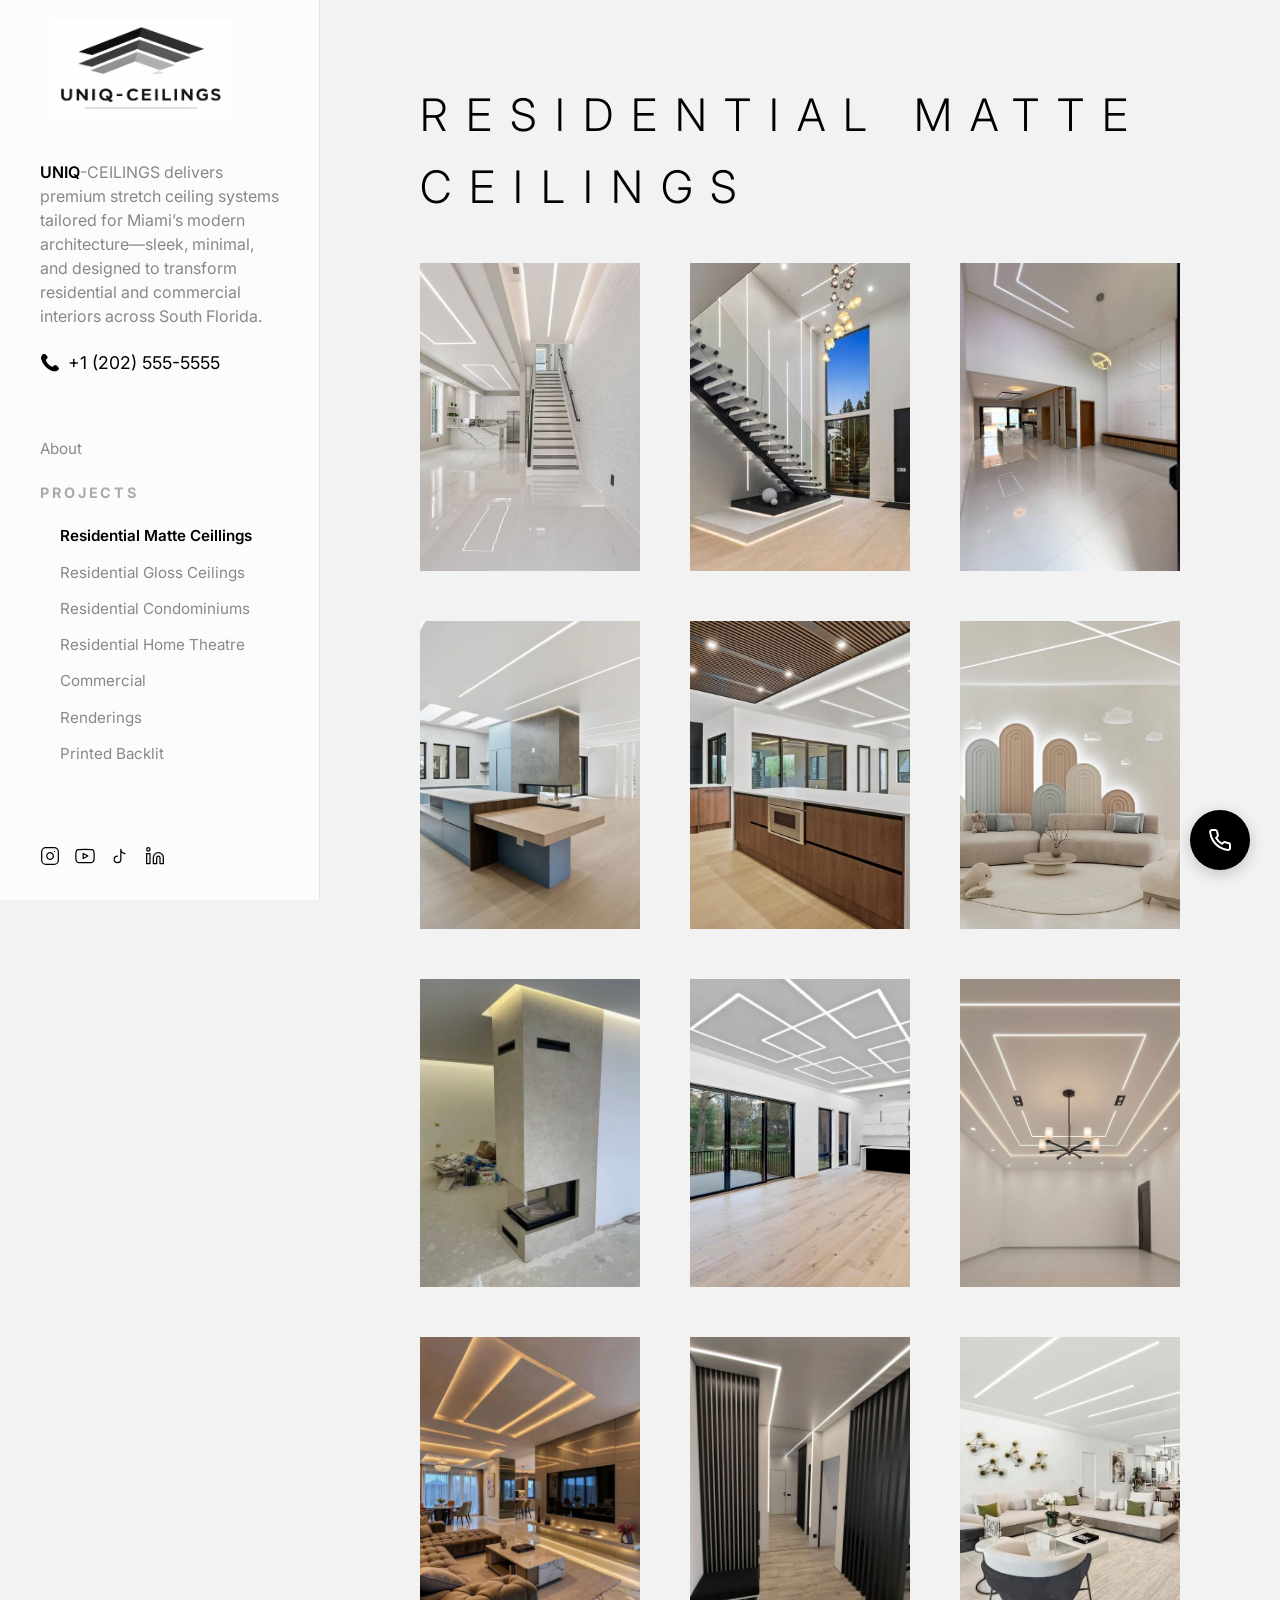
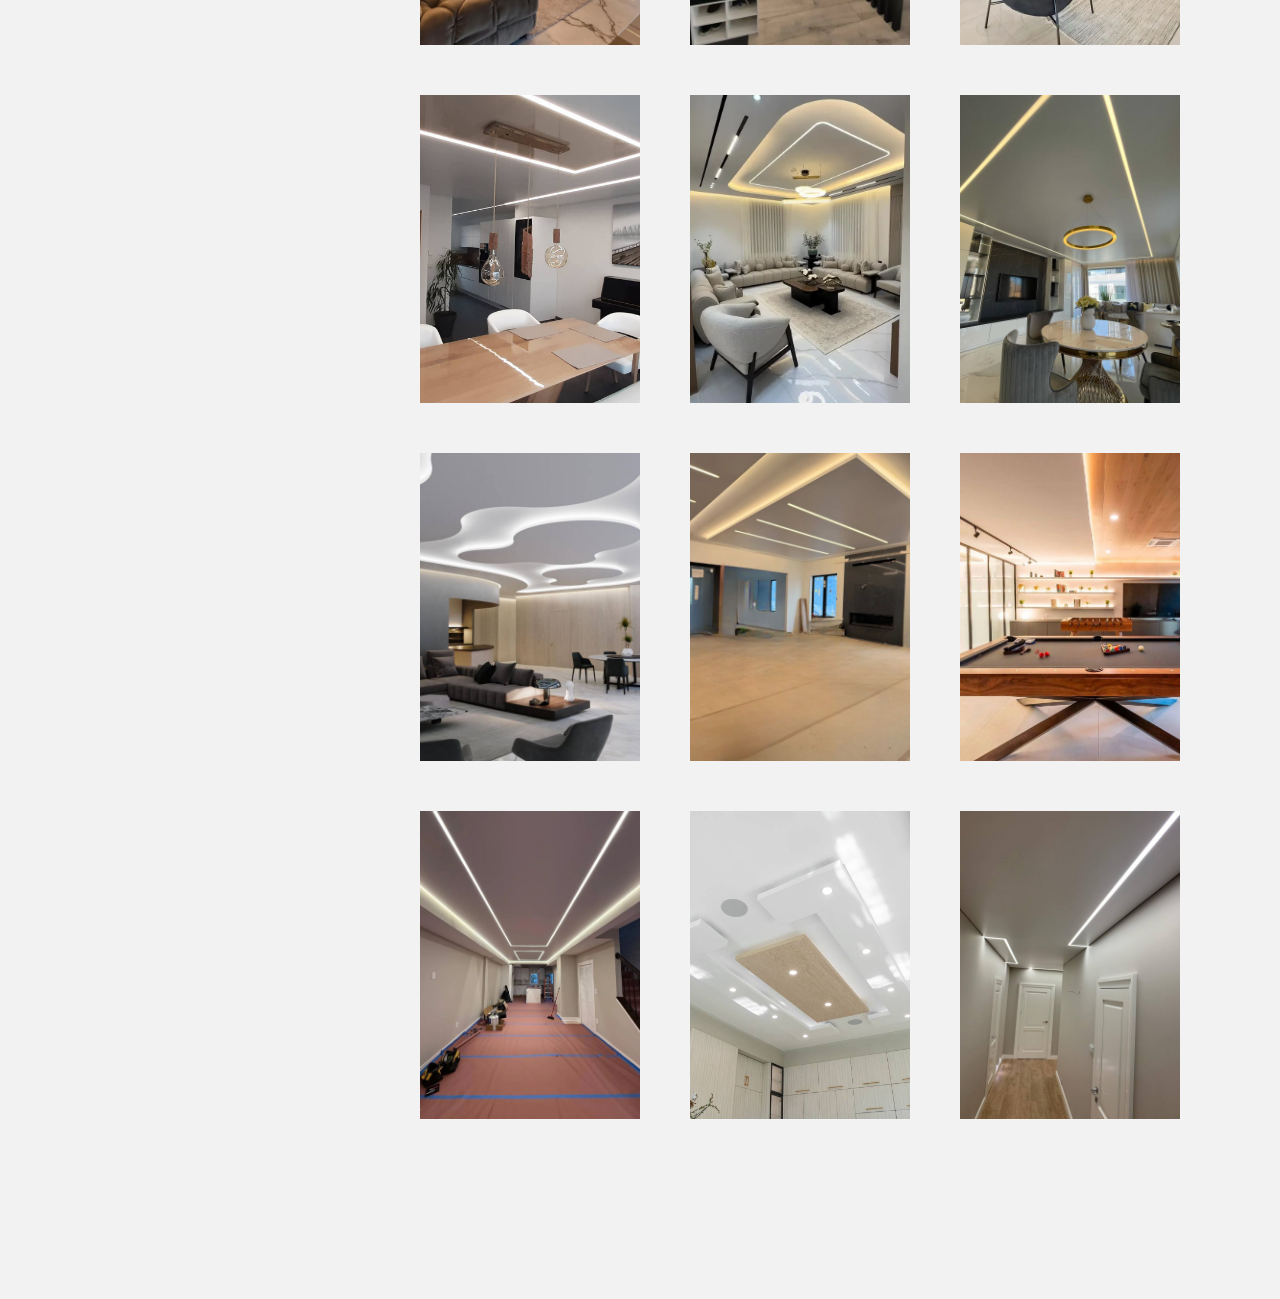
<file: index.html>
<!doctype html>
<html lang="en">
  <head>
    <meta charset="UTF-8" />
    <meta name="viewport" content="width=device-width, initial-scale=1.0" />
    <title>Residential Stretch Ceilings — South Florida | UNIQ-CEILINGS</title>
    <meta
      name="description"
      content="UNIQ-CEILINGS installs premium custom residential stretch ceilings across South Florida — Miami, Fort Lauderdale, Hollywood, Tampa, Orlando and surrounding cities. View our gallery of high-gloss, matte, printed and backlit ceiling installations."
    />
    <link rel="canonical" href="/index.html" />
    <meta name="robots" content="index, follow" />
    <meta name="geo.region" content="US-FL" />
    <meta name="geo.placename" content="South Florida" />
    <meta name="geo.position" content="27.6648;-81.5158" />
    <link rel="alternate" hreflang="en-US" href="/index.html" />
    <link rel="icon" type="image/png" href="images/logo.png" />
    <meta name="theme-color" content="#ffffff" />
    <!-- Open Graph / Facebook -->
    <meta
      property="og:title"
      content="Residential Stretch Ceilings — South Florida | UNIQ-CEILINGS"
    />
    <meta
      property="og:description"
      content="Custom residential stretch ceilings in Miami, Fort Lauderdale, Hollywood, Tampa, Orlando — view gallery and contact us for a free estimate."
    />
    <meta property="og:type" content="website" />
    <meta property="og:url" content="/index.html" />
    <meta property="og:site_name" content="UNIQ-CEILINGS" />
    <meta
      property="og:image"
      content="images/modern-residential-stretch-ceiling-led-living-room-miami-florida.png"
    />
    <!-- Twitter -->
    <meta name="twitter:card" content="summary_large_image" />
    <meta
      name="twitter:title"
      content="Residential Stretch Ceilings — South Florida | UNIQ-CEILINGS"
    />
    <meta
      name="twitter:description"
      content="Custom residential stretch ceilings in Miami, Fort Lauderdale, Hollywood, Tampa, Orlando — view gallery and contact us."
    />
    <meta
      name="twitter:image"
      content="images/modern-residential-stretch-ceiling-led-living-room-miami-florida.png"
    />
    <link rel="stylesheet" href="style.css" />
    <link rel="preconnect" href="https://fonts.googleapis.com" />
    <link rel="preconnect" href="https://fonts.gstatic.com" crossorigin />
    <link
      href="https://fonts.googleapis.com/css2?family=Inter:wght@300;400;600;700&display=swap"
      rel="stylesheet"
    />
    <link rel="preload" href="images/logo.png" as="image" fetchpriority="high" />
  </head>

  <body>
    <div class="page-wrapper">
      <aside class="sidebar">
        <button class="menu-toggle" aria-label="Toggle Menu">
          <span></span>
          <span></span>
          <span></span>
        </button>
        <div class="sidebar-content">
          <div class="top-section">
            <div class="logo"><img src="images/logo.png" alt="UNIQ-CEILINGS Logo" fetchpriority="high" decoding="async"></div>
          <p class="tagline">
  <span>UNIQ</span>-CEILINGS delivers premium stretch ceiling systems 
  tailored for Miami’s modern architecture—sleek, minimal, and designed 
  to transform residential and commercial interiors across South Florida.
</p>
            <p class="phone">
  <a href="tel:+12025555555">
    <span class="phone-icon">📞</span>
    +1 (202) 555-5555
  </a>
  
</p>
          </div>

          <nav class="nav-menu">
            <ul class="primary-links">
              <li><a class="nav-link" href="/about.html">About</a></li>
            </ul>

            <div class="nav-section">
              <span class="section-label">PROJECTS</span>
              <ul class="sub-links">
                <li>
                  <a class="nav-link active" href="/index.html">Residential Matte Ceillings</a>
                </li>
                <li>
                  <a class="nav-link " href="/res-glossy.html">Residential Gloss Ceilings</a>
                </li>
                <li>
                  <a class="nav-link " href="/res-condo.html">Residential Condominiums</a>
                </li>
                <li>
                  <a class="nav-link " href="/home-theatre.html">Residential Home Theatre</a>
                </li>
                <li>
                  <a class="nav-link" href="/commercial.html">Commercial</a>
                </li>
                <li>
                  <a class="nav-link" href="/renderings.html">Renderings</a>
                </li>
                <li>
                  <a class="nav-link" href="/printed-backlit.html"
                    >Printed Backlit</a
                  >
                </li>
                
              </ul>
            </div>
          </nav>

          <div class="bottom-section">
            <div class="social-icons">
              <a href="https://instagram.com/uniqceilings" target="_blank" class="social-icon" aria-label="Instagram">
                <svg
                  width="20"
                  height="20"
                  viewBox="0 0 24 24"
                  fill="none"
                  stroke="currentColor"
                  stroke-width="1.5"
                  stroke-linecap="round"
                  stroke-linejoin="round"
                >
                  <rect x="2" y="2" width="20" height="20" rx="5" ry="5"></rect>
                  <path
                    d="M16 11.37A4 4 0 1 1 12.63 8 4 4 0 0 1 16 11.37z"
                  ></path>
                  <line x1="17.5" y1="6.5" x2="17.51" y2="6.5"></line>
                </svg>
              </a>
              <a href="https://www.youtube.com/@UniqCeilings" target="_blank" class="social-icon" aria-label="YouTube">
                <svg
                  width="20"
                  height="20"
                  viewBox="0 0 24 24"
                  fill="none"
                  stroke="currentColor"
                  stroke-width="1.5"
                  stroke-linecap="round"
                  stroke-linejoin="round"
                >
                  <path
                    d="M22.54 6.42a2.78 2.78 0 0 0-1.94-2C18.88 4 12 4 12 4s-6.88 0-8.6.42a2.78 2.78 0 0 0-1.94 2C1 8.14 1 12 1 12s0 3.86.42 5.58a2.78 2.78 0 0 0 1.94 2c1.72.42 8.6.42 8.6.42s6.88 0 8.6-.42a2.78 2.78 0 0 0 1.94-2C23 15.86 23 12 23 12s0-3.86-.42-5.58z"
                  ></path>
                  <polygon
                    points="9.75 15.02 15.5 12 9.75 8.98 9.75 15.02"
                  ></polygon>
                </svg>
              </a>
              <a href="#" class="social-icon" aria-label="TikTok">
                <svg
                  width="20"
                  height="20"
                  viewBox="0 0 24 24"
                  fill="none"
                  stroke="currentColor"
                  stroke-width="1.5"
                  stroke-linecap="round"
                  stroke-linejoin="round"
                >
                  <path d="M9 12a4 4 0 1 0 4 4V4a5 5 0 0 0 5 5"></path>
                </svg>
              </a>
              <a href="#" class="social-icon" aria-label="LinkedIn">
                <svg
                  width="20"
                  height="20"
                  viewBox="0 0 24 24"
                  fill="none"
                  stroke="currentColor"
                  stroke-width="1.5"
                  stroke-linecap="round"
                  stroke-linejoin="round"
                >
                  <path
                    d="M16 8a6 6 0 0 1 6 6v7h-4v-7a2 2 0 0 0-2-2 2 2 0 0 0-2 2v7h-4v-7a6 6 0 0 1 6-6z"
                  ></path>
                  <rect x="2" y="9" width="4" height="12"></rect>
                  <circle cx="4" cy="4" r="2"></circle>
                </svg>
              </a>
            </div>
          </div>
        </div>
      </aside>

      <main class="content-area">
        <section class="hero-section">
          <h1 class="hero-title">UNIQ-<span class="light-highlight">CEILINGS</span></h1>
          <p class="hero-tagline">
            <span class="highlight">UNIQ</span>-CEILINGS delivers premium stretch ceiling systems 
  tailored for Miami’s modern architecture—sleek, minimal, and designed 
  to transform residential and commercial interiors across South Florida.   </p>
          
          <p class="phone">
            <a href="tel:+12025555555">
              <span class="phone-icon">📞</span>
              +1 (202) 555-5555
            </a>
          </p>
        </section>

        <header class="content-header">
          <h2 class="page-title">RESIDENTIAL MATTE CEILINGS</h2>
        </header>

        <div class="image-grid">
          
       
          <!-- <div class="grid-item" data-project="res-2">
            <img
              src="images/modern-residential-stretch-ceiling-led-living-room-Boca-Raton,Florida.png"
              alt="Modern residential stretch ceiling with integrated LED lighting in a luxury living room in Miami Florida
"
            /> -->
               <div class="grid-item" data-project="res-3">
          <img
              src="images/modern-matte-stretch-ceiling-led-linear-design-fort-lauderdale-south-florida.jpg"
              alt="Modern matte stretch ceiling with integrated linear LED lighting installed in a high-end Fort Lauderdale residential interior. Features a sleek open-concept living area, luxury finishes, and contemporary architectural ceiling design ideal for upscale South Florida homes"
              loading="lazy"
              decoding="async"
            />
          </div>
               <div class="grid-item" data-project="res-2">
            <img
              src="images/luxury-staircase-linear-led-stretch-ceiling-miami.jpg"
              alt="Luxury matte stretch ceiling installed in a modern Coral Gables entryway featuring clean architectural lines, integrated LED lighting, and a high-end minimalist staircase design. Contemporary custom ceiling solution crafted for upscale South Florida residential interiors."
              loading="lazy"
              decoding="async"
            />
          </div>
       
          
            <div class="grid-item" data-project="res-1n">
            <img
              src="images/matte-stretch-ceiling-perimeter-led-modern-luxury-kitchen-miami-florida-south-florida7.jpg"
              alt="Modern matte stretch ceiling with recessed perimeter LED lighting installed in a luxury Miami kitchen and living space. Contemporary South Florida home design featuring high ceilings, marble finishes, and premium custom architectural ceiling details."
              loading="lazy"
              decoding="async"
            />
          </div>
              <figure class="grid-item" data-project="res-4n">
        <img
              loading="lazy"
              decoding="async"
              src="images/matte-stretch-ceiling-linear-led-modern-luxury-home-kitchen-fort-lauderdale-south-florida.webp"
              alt="Modern matte stretch ceiling with long linear LED lighting installed in a luxury Fort Lauderdale single‑family home. Sleek architectural ceiling design featuring skylight integrations, open‑concept kitchen layout, and contemporary South Florida interior finishes."
            />
          </figure>
           <div class="grid-item" data-project="res-5n">
            <img
              src="images/matte-stretch-ceiling-linear-led-open-concept-luxury-home-miami-florida.webp"
              alt="Modern matte stretch ceiling with integrated linear LED lighting installed throughout an open‑concept luxury home in Miami, Florida. Contemporary architectural design featuring a gourmet kitchen, wood‑slat ceiling accents, and high‑end South Florida residential finishes."
              loading="lazy"
              decoding="async"
            />
          </div>
        
             <div class="grid-item" data-project="res-1">
            <img
              src="images/residential-stretch-ceiling-kids-room-miami-florida.jpg"
              alt="Modern white matte stretch ceiling with integrated linear LED lighting in a luxury South Florida kids room."
              loading="lazy"
              decoding="async"
            />
          </div>

  <figure class="grid-item" data-project="res-7n">
        <img
              loading="lazy"
              decoding="async"
              src="images/matte-stretch-ceiling-perimeter-led-installation-modern-fireplace-miami-florida-south-florida.webp"
              alt="In‑progress installation of a matte stretch ceiling with warm perimeter LED lighting around a modern fireplace feature in a Miami home. Premium South Florida residential renovation showcasing clean architectural lines and custom ceiling craftsmanship."
            />
          </figure>


          <figure class="grid-item" data-project="res-6n">
        <img
              loading="lazy"
              decoding="async"
              src="images/matte-stretch-ceiling-geometric-led-design-modern-luxury-home-west-palm-beach-south-florida.webp"
              alt="Matte stretch ceiling with custom geometric LED lighting installed in a modern West Palm Beach luxury home. Sleek architectural ceiling design featuring an open‑concept kitchen area, panoramic sliding doors, and contemporary South Florida residential finishes."
            />
          </figure>
        
         
          <div class="grid-item" data-project="res-5">
            <img
              src="images/concentric-led-tiered-stretch-ceiling-tampa-residential.jpg"
              alt="Geometric black gloss stretch ceiling — Fort Lauderdale, South Florida"
              loading="lazy"
              decoding="async"
            />
          </div>
  <figure class="grid-item" data-project="res-8n">
        <img
              loading="lazy"
              decoding="async"
              src="images/matte-stretch-ceiling-led-perimeter-lighting-modern-luxury-home-miami-beach-south-florida.webp"
            alt="“Matte stretch ceiling with warm LED perimeter lighting and recessed spotlights installed in a modern Miami Beach luxury home. Contemporary open‑concept living area featuring architectural wood accents, floating staircase design, and premium South Florida interior finishes."
            />
          </figure>

             
            <figure class="grid-item" data-project="res-4">
        <img
              loading="lazy"
              decoding="async"
              src="images/modern-hallway-stretch-ceiling-lighting-hollywood-fl.jpg"
              alt="Custom stretch ceiling with geometric linear LED lighting tracks — Hollywood and Fort Lauderdale, South Florida"
            />
          </figure>
             <div class="grid-item" data-project="res-10">
            <img
              src="images/matte-stretch-ceiling-linear-led-luxury-condo-living-room-miami-beach-south-florida.webp"
              alt="Modern matte stretch ceiling with integrated linear LED lighting installed in a luxury Miami Beach condominium living and dining area. Bright open‑concept layout featuring contemporary furniture, premium finishes, and high‑end South Florida interior design."
              loading="lazy"
              decoding="async"
            />
          </div>
            <div class="grid-item" data-project="ren-5">
            <img
              loading="lazy"
              decoding="async"
              src="images/modern-geometric-linear-stretch-ceiling-lighting-hollywood-fl.jpg"
              alt="White matte stretch ceiling with recessed geometric linear LED lighting — Hollywood, South Florida"
            />
          </div>
            <div class="grid-item" data-project="res-11">
            <img
              src="images/matte-stretch-ceiling-curved-led-luxury-living-room-coral-gables-south-florida.webp"
              alt="Modern matte stretch ceiling with curved LED lighting and warm ambient perimeter glow installed in a luxury Coral Gables living room. Contemporary custom ceiling design featuring elegant seating, neutral finishes, and high‑end South Florida residential interior styling."
              loading="lazy"
              decoding="async"
            />
          </div>
          
          <div class="grid-item" data-project="res-6">
            <img
              src="images/high-gloss-black-stretch-ceiling-miami-residential-living-room.jpg"
              alt="Modern residential living room in Miami featuring a high-gloss black stretch ceiling with integrated linear LED lighting."
              loading="lazy"
              decoding="async"
            />
          </div>
          
            <div class="grid-item" data-project="res-8">
          
              <img
              src="images/modern-organic-curve-stretch-ceiling-design-fort-lauderdale1.jpg"
              alt="Luxury multi-level white stretch ceiling with organic curved shapes and perimeter LED cove lighting in a modern Miami living room"
              loading="lazy"
              decoding="async"
            />

          </div>
            <div class="grid-item" data-project="res-12">
            <img
              src="images/matte-stretch-ceiling-linear-led-perimeter-lighting-modern-luxury-home-fort-lauderdale-south-florida.webp"
              alt="Matte stretch ceiling with integrated linear LED lighting and warm ambient perimeter glow installed in a modern Fort Lauderdale luxury home. Contemporary architectural ceiling design featuring a sleek fireplace wall, large windows, and high‑end South Florida residential finishes"
              loading="lazy"
              decoding="async"
            />
          </div>
          <figure class="grid-item" data-project="res-11n">
        <img
              loading="lazy"
              decoding="async"
              src="images/matte-stretch-ceiling-led-perimeter-lighting-luxury-game-room-boca-raton-south-florida.jpg"
              alt="Modern matte stretch ceiling with warm LED perimeter lighting installed in a luxury Boca Raton game room. Contemporary South Florida residential interior featuring a premium pool table, custom shelving, and clean architectural ceiling design."
            />
          </figure>
              <div class="grid-item" data-project="ren-10n">
            <img
              src="images/residential-matte-stretch-ceiling-linear-led-installation-modern-home-fort-lauderdale-south-florida.webp"
              alt="In-progress installation of a matte stretch ceiling with integrated linear LED lighting inside a modern Fort Lauderdale home. South Florida residential renovation showcasing clean architectural lines and premium custom ceiling craftsmanship."
            />
          </div>
 <div class="grid-item" data-project="res-7">
          
              <img
              src="images/modern-ceiling-design-recessed-lighting-kitchen-inspiration-miami-florida.jpg"
              alt="Modern kitchen ceiling design featuring layered geometric drywall elements, recessed LED spotlighting, and a central wood accent panel. Contemporary Miami residential inspiration showcasing luxury ceiling concepts and premium South Florida interior styling."
              loading="lazy"
              decoding="async"
            />
          </div>
      
        
        
          <div class="grid-item" data-project="res-13">
          
              <img
              src="images/matte-stretch-ceiling-linear-led-hallway-design-miami-florida-south-florida1.jpg"
              alt="Modern matte stretch ceiling with integrated linear LED lighting installed in a contemporary Miami hallway. Sleek custom ceiling design featuring clean architectural lines, soft neutral finishes, and high‑end South Florida residential styling."
              loading="lazy"
              decoding="async"
            />
          </div>
          
           
        </div>
      </main>
    </div>
    <script>
      document.querySelectorAll(".grid-item video").forEach((video) => {
        video.addEventListener("mouseenter", () => video.play());
        video.addEventListener("mouseleave", () => video.pause());
      });
    </script>

    <script type="application/ld+json">
      {
        "@context": "https://schema.org",
        "@type": "HomeAndConstructionBusiness",
        "name": "UNIQ-CEILINGS",
        "description": "Premium custom residential stretch ceilings in Miami, Fort Lauderdale, Tampa, and Orlando. We specialize in high-gloss, matte, and backlit ceiling solutions with free custom 3D renderings.",
        "url": "/index.html",
        "telephone": "+1 (202) 555-5555",
        "address": {
          "@type": "PostalAddress",
          "addressRegion": "FL",
          "addressCountry": "US"
        },
        "image": "images/modern-residential-stretch-ceiling-led-living-room-miami-florida.png",
        "sameAs": [
          "https://instagram.com/uniqceilings",
          "https://www.youtube.com/uniqceilings",
          "https://twitter.com/uniqceilings",
          "https://www.facebook.com/uniqceilings"
        ],
        "areaServed": [
          "Miami",
          "Fort Lauderdale",
          "Hollywood",
          "Tampa",
          "Orlando",
          "South Florida"
        ],
        "service": [
          {
            "@type": "Service",
            "name": "Residential Stretch Ceilings",
            "description": "Custom stretch ceiling installations for modern homes, including integrated LED lighting and high-end finishes."
          },
          {
            "@type": "Service",
            "name": "3D Ceiling Rendering",
            "description": "Free custom 3D renderings to help visualize stretch ceiling projects."
          }
        ]
      }
    </script>

    <script src="app.js"></script>

    <!-- Floating Call CTA -->
    <a href="tel:+12025555555" class="floating-cta">
      <span class="cta-label">Call us</span>
      <div class="cta-button">
        <svg
          width="24"
          height="24"
          viewBox="0 0 24 24"
          fill="none"
          stroke="currentColor"
          stroke-width="2"
          stroke-linecap="round"
          stroke-linejoin="round"
        >
          <path
            d="M22 16.92v3a2 2 0 0 1-2.18 2 19.79 19.79 0 0 1-8.63-3.07 19.5 19.5 0 0 1-6-6 19.79 19.79 0 0 1-3.07-8.67A2 2 0 0 1 4.11 2h3a2 2 0 0 1 2 1.72 12.84 12.84 0 0 0 .7 2.81 2 2 0 0 1-.45 2.11L8.09 9.91a16 16 0 0 0 6 6l1.27-1.27a2 2 0 0 1 2.11-.45 12.84 12.84 0 0 0 2.81.7A2 2 0 0 1 22 16.92z"
          ></path>
        </svg>
      </div>
    </a>
  </body>
</html>
</file>
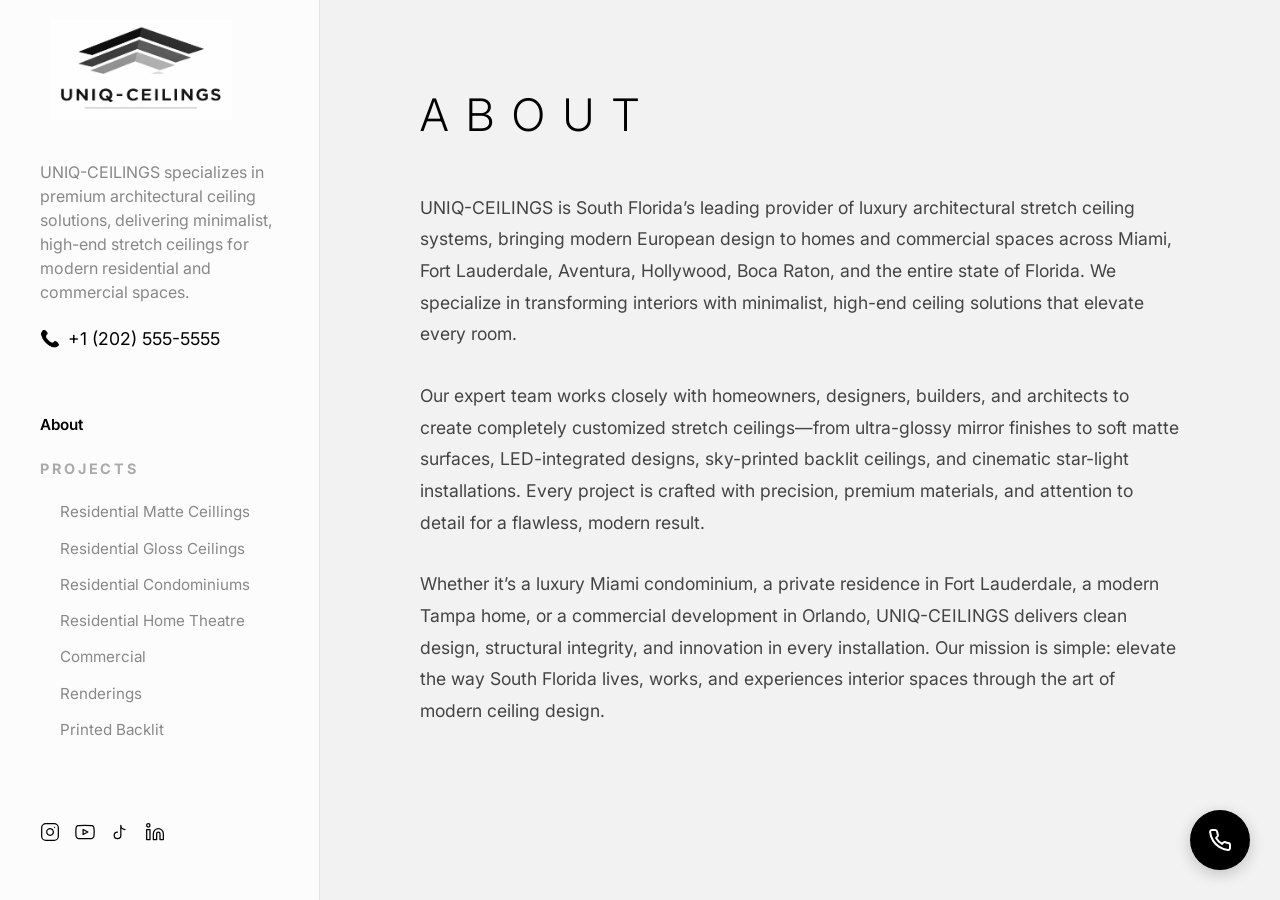
<file: about.html>
<!DOCTYPE html>
<html lang="en">

<head>
    <meta charset="UTF-8">
    <meta name="viewport" content="width=device-width, initial-scale=1.0">
    <title>About UNIQ-CEILINGS — Premium Stretch Ceilings South Florida</title>
    <meta name="description"
        content="Learn more about UNIQ-CEILINGS, South Florida's leader in premium architectural stretch ceiling solutions. Serving Miami, Fort Lauderdale, Tampa, and Orlando with high-end custom designs.">
    <link rel="canonical" href="/about.html">
    <meta name="robots" content="index, follow">
    <meta name="geo.region" content="US-FL">
    <meta name="geo.placename" content="South Florida">
    <meta name="geo.position" content="27.6648;-81.5158">
    <link rel="alternate" hreflang="en-US" href="/about.html">
    <link rel="icon" type="image/png" href="images/favicon.png">
    <meta name="theme-color" content="#ffffff">
    <!-- Open Graph / Facebook -->
    <meta property="og:title" content="About UNIQ-CEILINGS — Premium Stretch Ceilings South Florida">
    <meta property="og:description"
        content="South Florida's leading provider of custom stretch ceilings. Discover our commitment to excellence in Miami, Tampa, and Orlando.">
    <meta property="og:type" content="website">
    <meta property="og:url" content="/about.html">
    <meta property="og:site_name" content="UNIQ-CEILINGS">
    <meta property="og:image" content="images/modern-residential-stretch-ceiling-led-living-room-miami-florida.png">
    <!-- Twitter -->
    <meta name="twitter:card" content="summary_large_image">
    <meta name="twitter:title" content="About UNIQ-CEILINGS — Premium Stretch Ceilings South Florida">
    <meta name="twitter:description"
        content="South Florida's leader in custom architectural stretch ceilings. Discover our high-end solutions.">
    <meta name="twitter:image" content="images/modern-residential-stretch-ceiling-led-living-room-miami-florida.png">
    <link rel="stylesheet" href="style.css">
    <link rel="preconnect" href="https://fonts.googleapis.com">
    <link rel="preconnect" href="https://fonts.gstatic.com" crossorigin>
    <link href="https://fonts.googleapis.com/css2?family=Inter:wght@300;400;600;700&display=swap" rel="stylesheet">
    <link rel="preload" href="images/logo.png" as="image" fetchpriority="high" />
    <style>
        .about-text {
            max-width: 800px;
            font-size: 1.1rem;
            color: #444;
            line-height: 1.8;
        }

        .about-text p {
            margin-bottom: 30px;
        }
    </style>
</head>

<body>
    <div class="page-wrapper">
          <aside class="sidebar">
            <button class="menu-toggle" aria-label="Toggle Menu">
                <span></span>
                <span></span>
                <span></span>
            </button>
            <div class="sidebar-content">
                <div class="top-section">
                    <div class="logo"><img src="images/logo.png" alt="UNIQ-CEILINGS Logo" fetchpriority="high" decoding="async"></div>
                    <p class="tagline">UNIQ-CEILINGS specializes in premium architectural ceiling solutions, delivering
                        minimalist, high-end stretch ceilings for modern residential and commercial spaces.</p>
                            <p class="phone">
  <a href="tel:+12025555555">
    <span class="phone-icon">📞</span>
    +1 (202) 555-5555
  </a>
  
</p>
                </div>

                <nav class="nav-menu">
                    <ul class="primary-links">
                        <li><a class='nav-link active' href='/about.html'>About</a></li>
                    </ul>

                    <div class="nav-section">
                        <span class="section-label">PROJECTS</span>
                       <ul class="sub-links">
                <li>
                  <a class="nav-link " href="/index.html">Residential Matte Ceillings</a>
                </li>
                <li>
                  <a class="nav-link " href="/res-glossy.html">Residential Gloss Ceilings</a>
                </li>
                <li>
                  <a class="nav-link " href="/res-condo.html">Residential Condominiums</a>
                </li>
                <li>
                  <a class="nav-link " href="/home-theatre.html">Residential Home Theatre</a>
                </li>
                <li>
                  <a class="nav-link " href="/commercial.html">Commercial</a>
                </li>
                <li>
                  <a class="nav-link" href="/renderings.html">Renderings</a>
                </li>
                <li>
                  <a class="nav-link" href="/printed-backlit.html"
                    >Printed Backlit</a
                  >
                </li>
                
              </ul>
                    </div>
                </nav>

                <div class="bottom-section">
                    <div class="social-icons">
                        <a href="https://instagram.com/uniqceilings" target="_blank" class="social-icon" aria-label="Instagram">
                            <svg width="20" height="20" viewBox="0 0 24 24" fill="none" stroke="currentColor"
                                stroke-width="1.5" stroke-linecap="round" stroke-linejoin="round">
                                <rect x="2" y="2" width="20" height="20" rx="5" ry="5"></rect>
                                <path d="M16 11.37A4 4 0 1 1 12.63 8 4 4 0 0 1 16 11.37z"></path>
                                <line x1="17.5" y1="6.5" x2="17.51" y2="6.5"></line>
                            </svg>
                        </a>
                        <a href="https://www.youtube.com/@UniqCeilings" target="_blank" class="social-icon" aria-label="YouTube">
                            <svg width="20" height="20" viewBox="0 0 24 24" fill="none" stroke="currentColor"
                                stroke-width="1.5" stroke-linecap="round" stroke-linejoin="round">
                                <path
                                    d="M22.54 6.42a2.78 2.78 0 0 0-1.94-2C18.88 4 12 4 12 4s-6.88 0-8.6.42a2.78 2.78 0 0 0-1.94 2C1 8.14 1 12 1 12s0 3.86.42 5.58a2.78 2.78 0 0 0 1.94 2c1.72.42 8.6.42 8.6.42s6.88 0 8.6-.42a2.78 2.78 0 0 0 1.94-2C23 15.86 23 12 23 12s0-3.86-.42-5.58z">
                                </path>
                                <polygon points="9.75 15.02 15.5 12 9.75 8.98 9.75 15.02"></polygon>
                            </svg>
                        </a>
                        <a href="#" class="social-icon" aria-label="TikTok">
                            <svg width="20" height="20" viewBox="0 0 24 24" fill="none" stroke="currentColor"
                                stroke-width="1.5" stroke-linecap="round" stroke-linejoin="round">
                                <path d="M9 12a4 4 0 1 0 4 4V4a5 5 0 0 0 5 5"></path>
                            </svg>
                        </a>
                        <a href="#" class="social-icon" aria-label="LinkedIn">
                            <svg width="20" height="20" viewBox="0 0 24 24" fill="none" stroke="currentColor"
                                stroke-width="1.5" stroke-linecap="round" stroke-linejoin="round">
                                <path
                                    d="M16 8a6 6 0 0 1 6 6v7h-4v-7a2 2 0 0 0-2-2 2 2 0 0 0-2 2v7h-4v-7a6 6 0 0 1 6-6z">
                                </path>
                                <rect x="2" y="9" width="4" height="12"></rect>
                                <circle cx="4" cy="4" r="2"></circle>
                            </svg>
                        </a>
                    </div>
                </div>
            </div>
        </aside>

        <main class="content-area">
            <header class="content-header">
                <h2 class="page-title">ABOUT</h2>
            </header>

            <div class="about-text">
              <p>
  <span>UNIQ-CEILINGS</span> is South Florida’s leading provider of luxury architectural stretch ceiling
  systems, bringing modern European design to homes and commercial spaces across Miami, Fort Lauderdale,
  Aventura, Hollywood, Boca Raton, and the entire state of Florida. We specialize in transforming interiors
  with minimalist, high-end ceiling solutions that elevate every room.
</p>

<p>
  Our expert team works closely with homeowners, designers, builders, and architects to create
  completely customized stretch ceilings—from ultra-glossy mirror finishes to soft matte surfaces,
  LED-integrated designs, sky-printed backlit ceilings, and cinematic star-light installations.
  Every project is crafted with precision, premium materials, and attention to detail for a flawless,
  modern result.
</p>

<p>
  Whether it’s a luxury Miami condominium, a private residence in Fort Lauderdale, a modern Tampa home,
  or a commercial development in Orlando, <span>UNIQ-CEILINGS</span> delivers clean design, structural integrity,
  and innovation in every installation. Our mission is simple: elevate the way South Florida lives, works,
  and experiences interior spaces through the art of modern ceiling design.
</p>
            </div>
        </main>
    </div>
    <script type="application/ld+json">
    {
      "@context": "https://schema.org",
      "@type": "HomeAndConstructionBusiness",
      "name": "UNIQ-CEILINGS",
      "description": "UNIQ-CEILINGS is a leading provider of premium architectural stretch ceiling solutions in South Florida.",
      "url": "/about.html",
      "telephone": "+1 (202) 555-5555",
      "address": {
        "@type": "PostalAddress",
        "addressRegion": "FL",
        "addressCountry": "US"
      },
      "image": "images/modern-residential-stretch-ceiling-led-living-room-miami-florida.png",
      "areaServed": [
        "Miami",
        "Fort Lauderdale",
        "Hollywood",
        "Tampa",
        "Orlando",
        "South Florida"
      ]
    }
    </script>
    <script src="app.js"></script>
    <!-- Floating Call CTA -->
    <a href="tel:+12025555555" class="floating-cta">
        <span class="cta-label">Call us</span>
        <div class="cta-button">
            <svg viewBox="0 0 24 24" fill="none" stroke="currentColor" stroke-width="2" stroke-linecap="round"
                stroke-linejoin="round">
                <path
                    d="M22 16.92v3a2 2 0 0 1-2.18 2 19.79 19.79 0 0 1-8.63-3.07 19.5 19.5 0 0 1-6-6 19.79 19.79 0 0 1-3.07-8.67A2 2 0 0 1 4.11 2h3a2 2 0 0 1 2 1.72 12.84 12.84 0 0 0 .7 2.81 2 2 0 0 1-.45 2.11L8.09 9.91a16 16 0 0 0 6 6l1.27-1.27a2 2 0 0 1 2.11-.45 12.84 12.84 0 0 0 2.81.7A2 2 0 0 1 22 16.92z">
                </path>
            </svg>
        </div>
    </a>
</body>


</html>
</file>
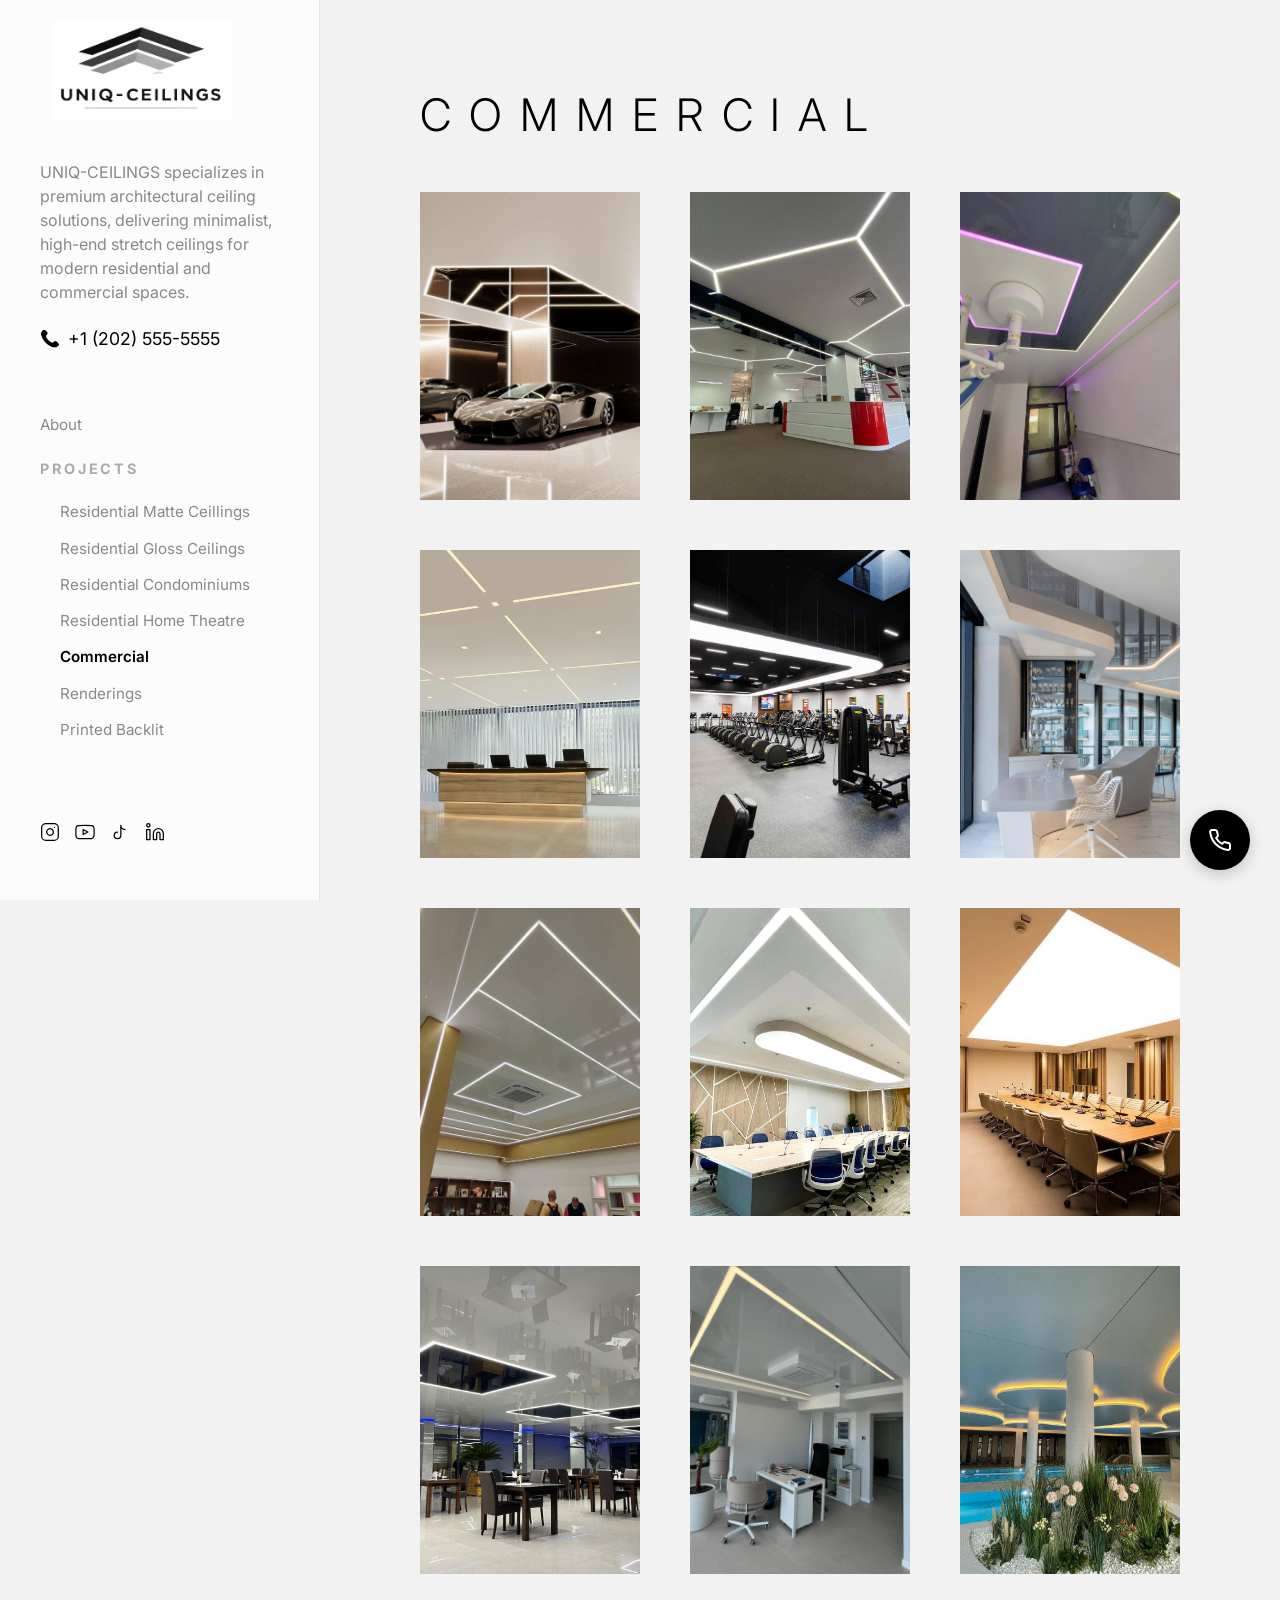
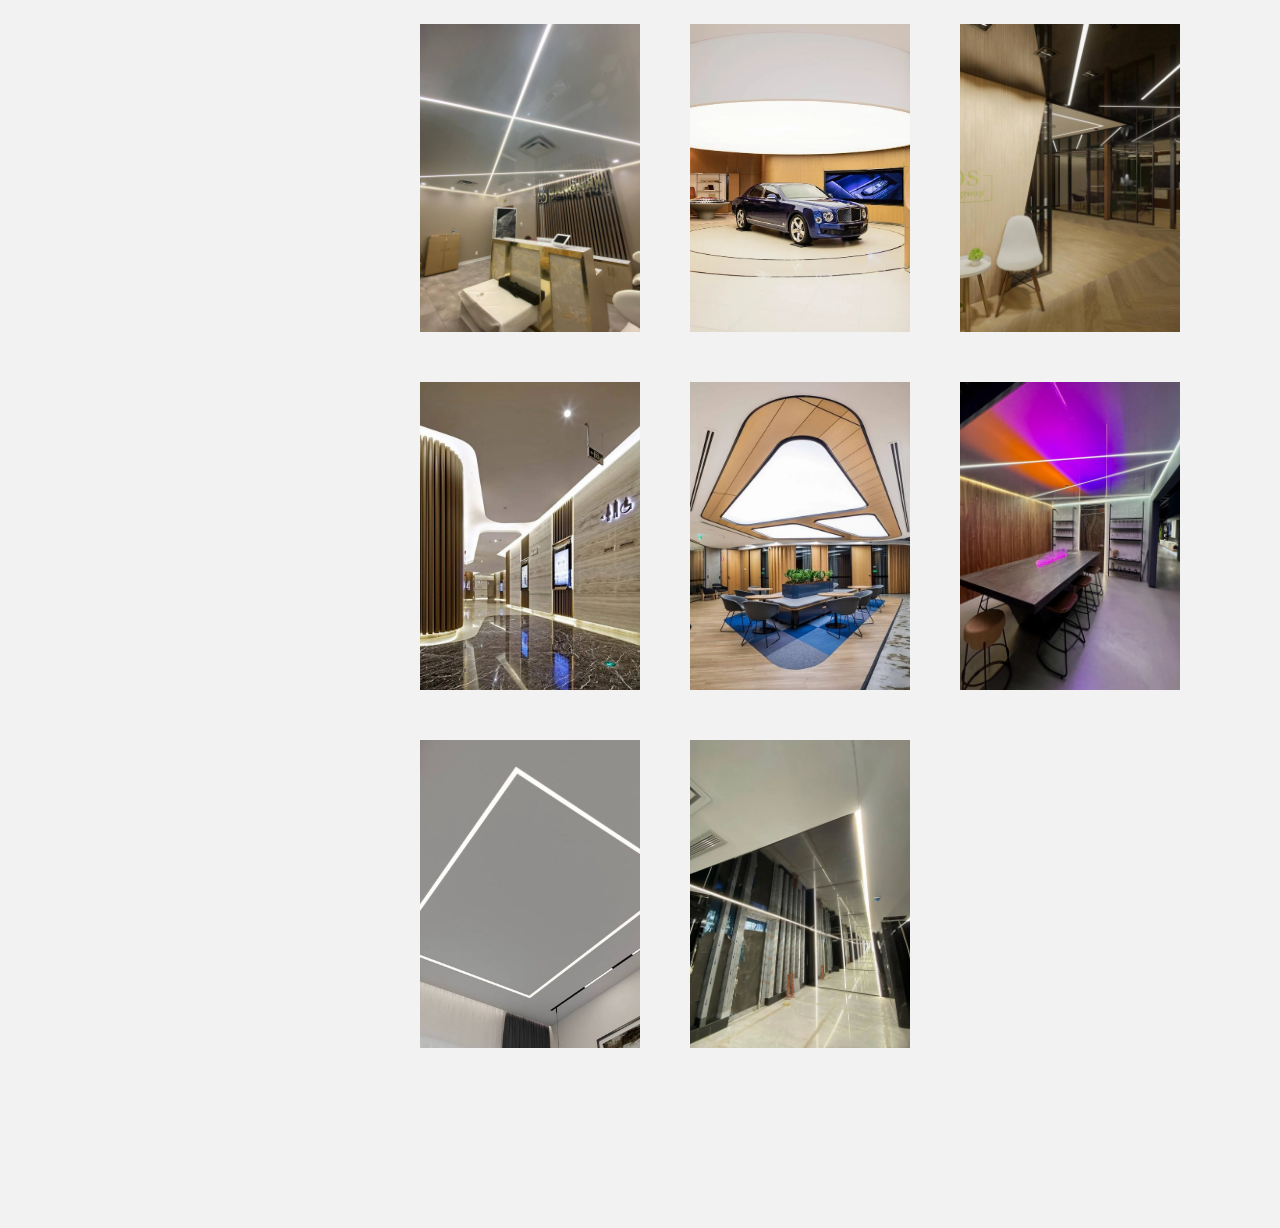
<file: commercial.html>
<!DOCTYPE html>
<html lang="en">

<head>
    <meta charset="UTF-8">
    <meta name="viewport" content="width=device-width, initial-scale=1.0">
    <title>Commercial Stretch Ceilings — South Florida | UNIQ-CEILINGS</title>
    <meta name="description"
        content="Premium commercial stretch ceilings and architectural lighting for businesses in Miami, Fort Lauderdale, Tampa, and Orlando. High-end, custom ceiling solutions by UNIQ-CEILINGS.">
    <link rel="canonical" href="/commercial.html">
    <meta name="robots" content="index, follow">
    <meta name="geo.region" content="US-FL">
    <meta name="geo.placename" content="South Florida">
    <meta name="geo.position" content="27.6648;-81.5158">
    <link rel="alternate" hreflang="en-US" href="/commercial.html">
    <link rel="icon" type="image/png" href="images/logo.png">
    <meta name="theme-color" content="#ffffff">
    <!-- Open Graph / Facebook -->
    <meta property="og:title" content="Commercial Stretch Ceilings — South Florida | UNIQ-CEILINGS">
    <meta property="og:description"
        content="High-end commercial stretch ceilings and architectural lighting across Miami, Fort Lauderdale, Tampa, and Orlando. View our office and showroom projects.">
    <meta property="og:type" content="website">
    <meta property="og:url" content="/commercial.html">
    <meta property="og:site_name" content="UNIQ-CEILINGS">
    <meta property="og:image" content="images/commercial-backlit-stretch-ceiling-boardroom-fort-lauderdale.jpg">
    <!-- Twitter -->
    <meta name="twitter:card" content="summary_large_image">
    <meta name="twitter:title" content="Commercial Stretch Ceilings — South Florida | UNIQ-CEILINGS">
    <meta name="twitter:description"
        content="Premium commercial stretch ceilings in Miami, Fort Lauderdale, Tampa, and Orlando. View our high-end business installations.">
    <meta name="twitter:image" content="images/commercial-backlit-stretch-ceiling-boardroom-fort-lauderdale.jpg">
    <link rel="stylesheet" href="style.css">
    <link rel="preconnect" href="https://fonts.googleapis.com">
    <link rel="preconnect" href="https://fonts.gstatic.com" crossorigin>
    <link href="https://fonts.googleapis.com/css2?family=Inter:wght@300;400;600;700&display=swap" rel="stylesheet">
    <link rel="preload" href="images/logo.png" as="image" fetchpriority="high" />
</head>

<body>
    <div class="page-wrapper">
        <aside class="sidebar">
            <button class="menu-toggle" aria-label="Toggle Menu">
                <span></span>
                <span></span>
                <span></span>
            </button>
            <div class="sidebar-content">
                <div class="top-section">
                    <div class="logo"><img src="images/logo.png" alt="UNIQ-CEILINGS Logo" fetchpriority="high" decoding="async"></div>
                    <p class="tagline">UNIQ-CEILINGS specializes in premium architectural ceiling solutions, delivering
                        minimalist, high-end stretch ceilings for modern residential and commercial spaces.</p>
                            <p class="phone">
  <a href="tel:+12025555555">
    <span class="phone-icon">📞</span>
    +1 (202) 555-5555
  </a>
  
</p>
                </div>

                <nav class="nav-menu">
                    <ul class="primary-links">
                        <li><a class='nav-link' href='/about.html'>About</a></li>
                    </ul>

                    <div class="nav-section">
                        <span class="section-label">PROJECTS</span>
                       <ul class="sub-links">
                <li>
                  <a class="nav-link " href="/index.html">Residential Matte Ceillings</a>
                </li>
                <li>
                  <a class="nav-link " href="/res-glossy.html">Residential Gloss Ceilings</a>
                </li>
                <li>
                  <a class="nav-link " href="/res-condo.html">Residential Condominiums</a>
                </li>
                <li>
                  <a class="nav-link " href="/home-theatre.html">Residential Home Theatre</a>
                </li>
                <li>
                  <a class="nav-link active" href="/commercial.html">Commercial</a>
                </li>
                <li>
                  <a class="nav-link" href="/renderings.html">Renderings</a>
                </li>
                <li>
                  <a class="nav-link" href="/printed-backlit.html"
                    >Printed Backlit</a
                  >
                </li>
                
              </ul>
                    </div>
                </nav>

                <div class="bottom-section">
                    <div class="social-icons">
                        <a href="https://instagram.com/uniqceilings" target="_blank" class="social-icon" aria-label="Instagram">
                            <svg width="20" height="20" viewBox="0 0 24 24" fill="none" stroke="currentColor"
                                stroke-width="1.5" stroke-linecap="round" stroke-linejoin="round">
                                <rect x="2" y="2" width="20" height="20" rx="5" ry="5"></rect>
                                <path d="M16 11.37A4 4 0 1 1 12.63 8 4 4 0 0 1 16 11.37z"></path>
                                <line x1="17.5" y1="6.5" x2="17.51" y2="6.5"></line>
                            </svg>
                        </a>
                        <a href="https://www.youtube.com/@UniqCeilings" target="_blank" class="social-icon" aria-label="YouTube">
                            <svg width="20" height="20" viewBox="0 0 24 24" fill="none" stroke="currentColor"
                                stroke-width="1.5" stroke-linecap="round" stroke-linejoin="round">
                                <path
                                    d="M22.54 6.42a2.78 2.78 0 0 0-1.94-2C18.88 4 12 4 12 4s-6.88 0-8.6.42a2.78 2.78 0 0 0-1.94 2C1 8.14 1 12 1 12s0 3.86.42 5.58a2.78 2.78 0 0 0 1.94 2c1.72.42 8.6.42 8.6.42s6.88 0 8.6-.42a2.78 2.78 0 0 0 1.94-2C23 15.86 23 12 23 12s0-3.86-.42-5.58z">
                                </path>
                                <polygon points="9.75 15.02 15.5 12 9.75 8.98 9.75 15.02"></polygon>
                            </svg>
                        </a>
                        <a href="#" class="social-icon" aria-label="TikTok">
                            <svg width="20" height="20" viewBox="0 0 24 24" fill="none" stroke="currentColor"
                                stroke-width="1.5" stroke-linecap="round" stroke-linejoin="round">
                                <path d="M9 12a4 4 0 1 0 4 4V4a5 5 0 0 0 5 5"></path>
                            </svg>
                        </a>
                        <a href="#" class="social-icon" aria-label="LinkedIn">
                            <svg width="20" height="20" viewBox="0 0 24 24" fill="none" stroke="currentColor"
                                stroke-width="1.5" stroke-linecap="round" stroke-linejoin="round">
                                <path
                                    d="M16 8a6 6 0 0 1 6 6v7h-4v-7a2 2 0 0 0-2-2 2 2 0 0 0-2 2v7h-4v-7a6 6 0 0 1 6-6z">
                                </path>
                                <rect x="2" y="9" width="4" height="12"></rect>
                                <circle cx="4" cy="4" r="2"></circle>
                            </svg>
                        </a>
                    </div>
                </div>
            </div>
        </aside>

        <main class="content-area">
       <section class="hero-section">
          <h1 class="hero-title">UNIQ-<span class="light-highlight">CEILINGS</span></h1>
            <p class="hero-tagline">
            <span class="highlight">UNIQ</span>-CEILINGS delivers premium stretch ceiling systems 
  tailored for Miami’s modern architecture—sleek, minimal, and designed 
  to transform residential and commercial interiors across South Florida. </p>
          <p class="phone">
            <a href="tel:+12025555555">
              <span class="phone-icon">📞</span>
              +1 (202) 555-5555
            </a>
          </p>
        </section>    
            <header class="content-header">
                <h2 class="page-title">COMMERCIAL</h2>
            </header>

            <div class="image-grid">
              <div class="grid-item" data-project="com-3"><img src="images/luxury-garage-black-mirror-stretch-ceiling-sunny-isles-beach.jpg" alt="Reflective black mirror stretch ceiling with custom geometric LED lighting in a luxury supercar gallery rendering in Sunny Isles Beach."></div>
                <div class="grid-item" data-project="com-7"><img src="images/commercial-stretch-ceiling-geometric-linear-led-office-design-miami-florida-south-florida.jpg" alt="Commercial office space featuring a matte stretch ceiling with geometric linear LED lighting installed in a modern Miami workspace. Sleek South Florida commercial ceiling design enhancing branding, productivity, and contemporary architectural style."></div>
              
                <div class="grid-item" data-project="com-11"><img src="images/commercial-stretch-ceiling-circular-led-indoor-pool-spa-design-miami-florida-south-florida.webp" alt="Commercial medical treatment room featuring a high‑gloss stretch ceiling with integrated pink and white LED perimeter lighting. Modern Miami healthcare interior showcasing premium stretch ceiling design, sterile finishes, and contemporary South Florida commercial architecture"></div>
              <div class="grid-item" data-project="com-15"><img src="images/commercial-matte-stretch-ceiling-linear-led-hotel-lobby-reception-miami-florida-south-florida.webp" alt="Commercial hotel lobby featuring a matte stretch ceiling with integrated linear LED grid lighting installed above a modern reception desk. Sleek Miami interior design showcasing premium architectural finishes and contemporary South Florida commercial ceiling solutions."></div>
              
                 <div class="grid-item" data-project="com-1"><img src="images/commercial-gym-black-stretch-ceiling-lighting-miami.jpg" alt="Luxury commercial gym interior in Miami featuring a matte black stretch ceiling with custom L-shaped LED backlit lighting."></div>
            
                 <div class="grid-item" data-project="com-2"><img src="images/reflective-mirror-stretch-ceiling-aventura-condo-interior.jpg" alt="High-gloss reflective silver stretch ceiling in a luxury Aventura penthouse bar and lounge area overlooking South Florida."></div>
                
                 <div class="grid-item" data-project="com-4"><img src="images/commercial-high-gloss-linear-led-ceiling-boca-raton.jpg" alt="Modern commercial high-gloss stretch ceiling with geometric linear LED lighting installation in a Boca Raton luxury retail space."></div>
                 <div class="grid-item" data-project="com-5"><img src="images/commercial-conference-room-backlit-stretch-ceiling-coral-gables.jpg" alt="Custom multi-level commercial stretch ceiling with a central backlit LED panel and linear lighting in a Coral Gables executive boardroom."></div>
               
                <div class="grid-item" data-project="com-6"><img src="images/commercial-backlit-stretch-ceiling-boardroom-fort-lauderdale.jpg" alt="Large-scale LED backlit stretch ceiling installation in a modern corporate conference room in Fort Lauderdale, South Florida."></div>
               <div class="grid-item" data-project="com-8"><img src="images/commercial-gloss-stretch-ceiling-geometric-led-restaurant-design-fort-lauderdale-south-florida.jpg" alt="Commercial restaurant interior featuring a high‑gloss stretch ceiling with geometric LED lighting installed in a modern Fort Lauderdale dining space. Sleek reflective ceiling design enhancing ambiance, lighting quality, and contemporary South Florida commercial interiors."></div>
               <div class="grid-item" data-project="com-9"><img src="images/commercial-gloss-stretch-ceiling-led-perimeter-lighting-modern-office-design-miami-florida-south-florida.jpg" alt="Modern commercial office featuring a high‑gloss stretch ceiling with integrated LED perimeter lighting. Sleek Miami workspace design with bright reflective surfaces, clean architectural lines, and premium South Florida commercial ceiling solutions."></div>
                <div class="grid-item" data-project="com-10"><img src="images/commercial-stretch-ceiling-circular-led-indoor-pool-spa-design-miami-florida-south-florida.jpg" alt="Commercial indoor pool and spa featuring a matte stretch ceiling with circular LED perimeter lighting installed in a luxury Miami facility. Modern South Florida commercial design showcasing moisture‑resistant ceilings, ambient lighting, and high‑end architectural finishes."></div>
                 <div class="grid-item" data-project="com-12"><img src="images/commercial-gloss-stretch-ceiling-cross-led-reception-design-coral-gables-south-florida.jpg" alt="Commercial reception area featuring a high‑gloss stretch ceiling with cross‑pattern LED lighting installed in a modern Coral Gables clinic. Sleek South Florida commercial interior showcasing premium reflective ceilings, soft neutral finishes, and contemporary architectural design."></div>
               <div class="grid-item" data-project="com-13"><img src="images/commercial-backlit-stretch-ceiling-luxury-car-showroom-design-miami-florida-south-florida.webp" alt="Luxury automotive showroom featuring a large circular backlit stretch ceiling installed above a premium vehicle display area. Modern Miami commercial interior with warm wood paneling, high‑end lighting, and contemporary South Florida architectural design."></div>
               <div class="grid-item" data-project="com-14"><img src="images/commercial-gloss-stretch-ceiling-linear-led-rendering-modern-office-design-aventura-south-florida.jpg" alt="A modern commercial office featuring a high‑gloss stretch ceiling with integrated linear LED lighting. Sleek Aventura design studio concept showcasing reflective ceiling finishes, glass partitions, and premium South Florida commercial interior architecture."></div>
                <div class="grid-item" data-project="com-16"><img src="images/commercial-matte-stretch-ceiling-curved-led-corridor-design-miami-florida-south-florida.webp" alt="Luxury commercial corridor featuring a matte stretch ceiling with curved LED perimeter lighting installed in a modern Miami office tower. Contemporary South Florida interior design with marble flooring, illuminated wall panels, and premium architectural ceiling solutions."></div>
               <div class="grid-item" data-project="com-17"><img src="images/commercial-backlit-stretch-ceiling-organic-panel-office-lounge-design-west-palm-beach-south-florida.webp" alt="Commercial office lounge featuring organic‑shaped backlit stretch ceiling panels integrated into a modern West Palm Beach workspace. Contemporary South Florida interior design with warm wood finishes, collaborative seating, and premium architectural ceiling solutions."></div>
              <div class="grid-item" data-project="com-18"><img src="images/commercial-gloss-stretch-ceiling-rgb-linear-led-bar-lounge-design-miami-florida-south-florida.webp" alt="Bar and lounge area featuring a high‑gloss stretch ceiling with RGB and white linear LED lighting installed in a modern Miami showroom. Contemporary South Florida interior design with warm wood accents, premium finishes, and custom architectural ceiling solutions."></div>
                   <div class="grid-item" data-project="res-9">
          
              <img
              src="images/stretch-ceiling-rendering-matte-geometric-led-design-aventura-south-florida.jpg"
              alt="High‑quality rendering of a matte stretch ceiling with geometric LED border lighting designed for a modern Aventura bedroom. 3D visualization showcasing luxury custom ceiling concepts and contemporary South Florida interior design."
              loading="lazy"
              decoding="async"
            />
          </div>
              <div class="grid-item" data-project="resg-8">
              <img
              loading="lazy"
              decoding="async"
              src="images/glossyy1.webp"
              alt="High‑gloss stretch ceiling installed in a modern Miami commercial interior. Custom geometric lighting design ideal for lounges, studios, and high‑impact South Florida commercial spaces seeking a futuristic architectural ceiling solution."
            />
          </div>
              </div>
        </main>
    </div>
    <script type="application/ld+json">
    {
      "@context": "https://schema.org",
      "@type": "HomeAndConstructionBusiness",
      "name": "UNIQ-CEILINGS",
      "description": "High-end commercial stretch ceiling installations for offices, showrooms, and retail spaces across South Florida, including Miami, Fort Lauderdale, and Tampa.",
      "url": "/commercial.html",
      "telephone": "+1 (202) 555-5555",
      "address": {
        "@type": "PostalAddress",
        "addressRegion": "FL",
        "addressCountry": "US"
      },
      "image": "images/commercial-backlit-stretch-ceiling-boardroom-fort-lauderdale.jpg",
      "sameAs": [
        "https://instagram.com/uniqceilings",
        "https://www.youtube.com/uniqceilings",
        "https://twitter.com/uniqceilings",
        "https://www.facebook.com/uniqceilings"
      ],
      "areaServed": [
        "Miami",
        "Fort Lauderdale",
        "Hollywood",
        "Tampa",
        "Orlando",
        "South Florida"
      ],
      "service": [
        {
          "@type": "Service",
          "name": "Commercial Stretch Ceilings",
          "description": "Premium industrial-grade stretch ceiling solutions for corporate and commercial interiors."
        }
      ]
    }
    </script>
    <script src="app.js"></script>
    <!-- Floating Call CTA -->
    <a href="tel:+12025555555" class="floating-cta">
        <span class="cta-label">Call us</span>
        <div class="cta-button">
            <svg viewBox="0 0 24 24" fill="none" stroke="currentColor" stroke-width="2" stroke-linecap="round"
                stroke-linejoin="round">
                <path
                    d="M22 16.92v3a2 2 0 0 1-2.18 2 19.79 19.79 0 0 1-8.63-3.07 19.5 19.5 0 0 1-6-6 19.79 19.79 0 0 1-3.07-8.67A2 2 0 0 1 4.11 2h3a2 2 0 0 1 2 1.72 12.84 12.84 0 0 0 .7 2.81 2 2 0 0 1-.45 2.11L8.09 9.91a16 16 0 0 0 6 6l1.27-1.27a2 2 0 0 1 2.11-.45 12.84 12.84 0 0 0 2.81.7A2 2 0 0 1 22 16.92z">
                </path>
            </svg>
        </div>
    </a>
</body>


</html>
</file>
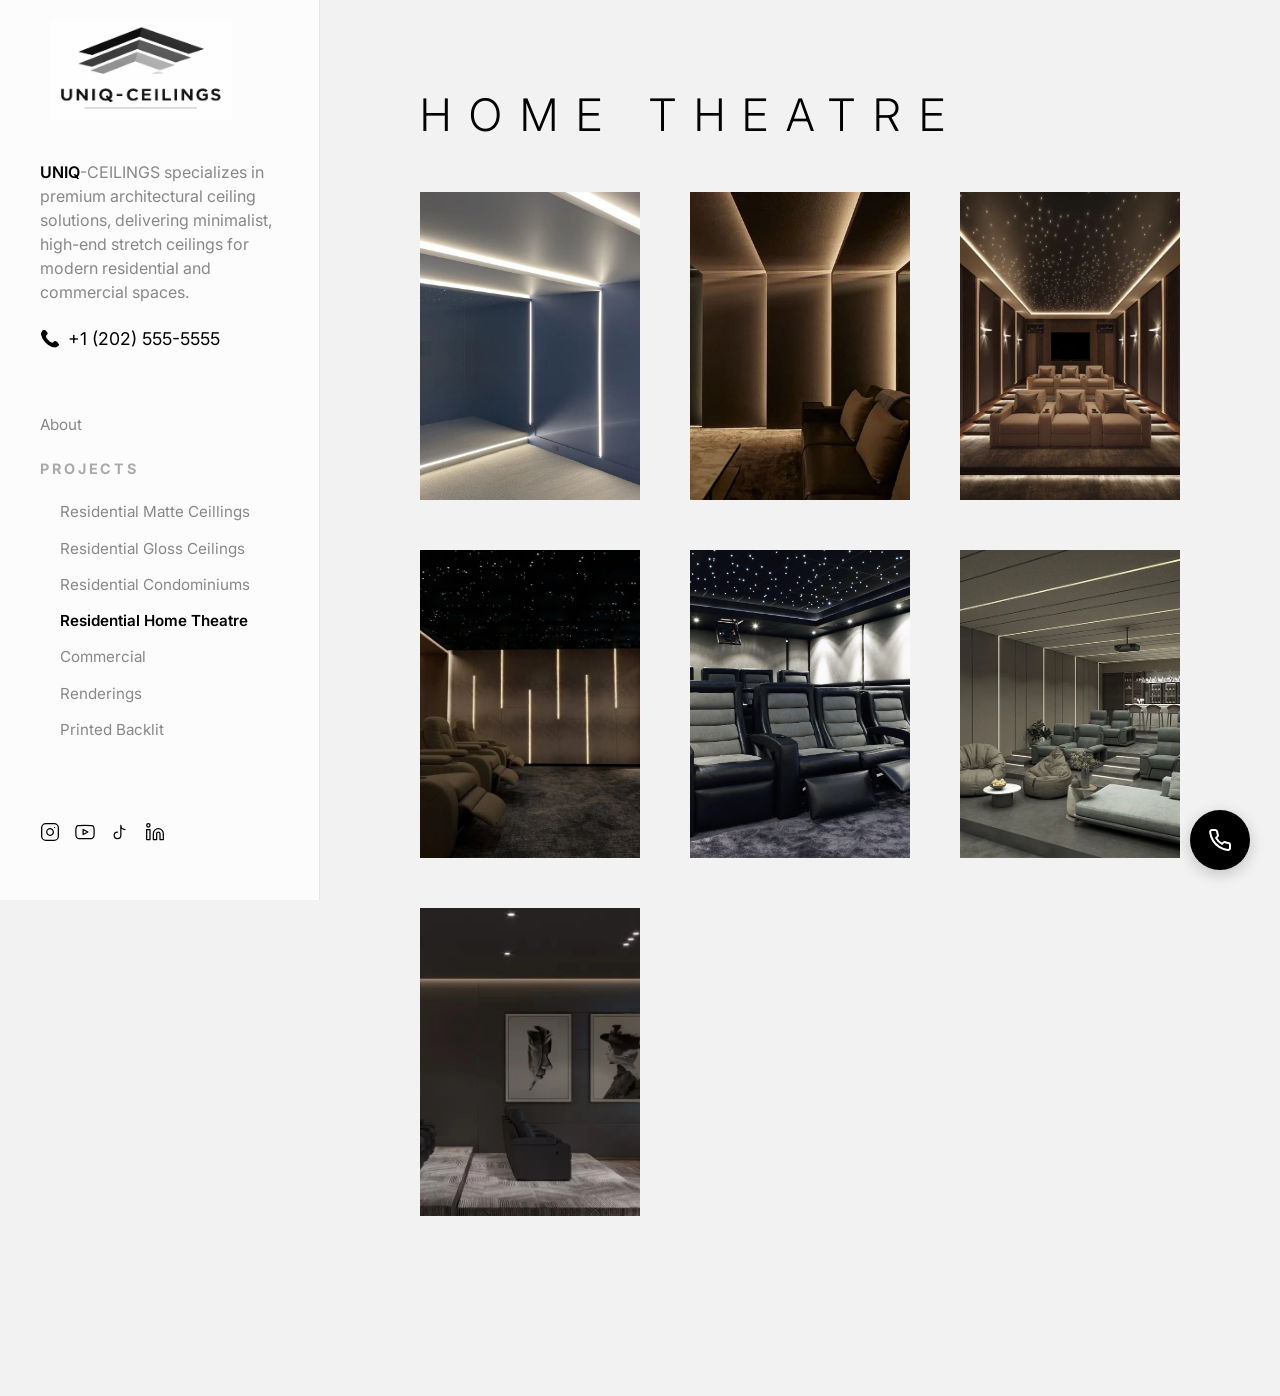
<file: home-theatre.html>
<!doctype html>
<html lang="en">
  <head>
    <meta charset="UTF-8" />
    <meta name="viewport" content="width=device-width, initial-scale=1.0" />
    <title>Residential Stretch Ceilings — South Florida | UNIQ-CEILINGS</title>
    <meta
      name="description"
      content="UNIQ-CEILINGS installs premium custom residential stretch ceilings across South Florida — Miami, Fort Lauderdale, Hollywood, Tampa, Orlando and surrounding cities. View our gallery of high-gloss, matte, printed and backlit ceiling installations."
    />
    <link rel="canonical" href="/index.html" />
    <meta name="robots" content="index, follow" />
    <meta name="geo.region" content="US-FL" />
    <meta name="geo.placename" content="South Florida" />
    <meta name="geo.position" content="27.6648;-81.5158" />
    <link rel="alternate" hreflang="en-US" href="/index.html" />
    <link rel="icon" type="image/png" href="images/logo.png" />
    <meta name="theme-color" content="#ffffff" />
    <!-- Open Graph / Facebook -->
    <meta
      property="og:title"
      content="Residential Stretch Ceilings — South Florida | UNIQ-CEILINGS"
    />
    <meta
      property="og:description"
      content="Custom residential stretch ceilings in Miami, Fort Lauderdale, Hollywood, Tampa, Orlando — view gallery and contact us for a free estimate."
    />
    <meta property="og:type" content="website" />
    <meta property="og:url" content="/index.html" />
    <meta property="og:site_name" content="UNIQ-CEILINGS" />
    <meta
      property="og:image"
      content="images/modern-residential-stretch-ceiling-led-living-room-miami-florida.png"
    />
    <!-- Twitter -->
    <meta name="twitter:card" content="summary_large_image" />
    <meta
      name="twitter:title"
      content="Residential Stretch Ceilings — South Florida | UNIQ-CEILINGS"
    />
    <meta
      name="twitter:description"
      content="Custom residential stretch ceilings in Miami, Fort Lauderdale, Hollywood, Tampa, Orlando — view gallery and contact us."
    />
    <meta
      name="twitter:image"
      content="images/modern-residential-stretch-ceiling-led-living-room-miami-florida.png"
    />
    <link rel="stylesheet" href="style.css" />
    <link rel="preconnect" href="https://fonts.googleapis.com" />
    <link rel="preconnect" href="https://fonts.gstatic.com" crossorigin />
    <link
      href="https://fonts.googleapis.com/css2?family=Inter:wght@300;400;600;700&display=swap"
      rel="stylesheet"
    />
    <link rel="preload" href="images/logo.png" as="image" fetchpriority="high" />
  </head>

  <body>
    <div class="page-wrapper">
      <aside class="sidebar">
        <button class="menu-toggle" aria-label="Toggle Menu">
          <span></span>
          <span></span>
          <span></span>
        </button>
        <div class="sidebar-content">
          <div class="top-section">
            <div class="logo"><img src="images/logo.png" alt="UNIQ-CEILINGS Logo" fetchpriority="high" decoding="async"></div>
            <p class="tagline">
              <span>UNIQ</span>-CEILINGS specializes in premium architectural ceiling
              solutions, delivering minimalist, high-end stretch ceilings for
              modern residential and commercial spaces.
            </p>
            <p class="phone">
  <a href="tel:+12025555555">
    <span class="phone-icon">📞</span>
    +1 (202) 555-5555
  </a>
  
</p>
          </div>

          <nav class="nav-menu">
            <ul class="primary-links">
              <li><a class="nav-link" href="/about.html">About</a></li>
            </ul>

            <div class="nav-section">
              <span class="section-label">PROJECTS</span>
              <ul class="sub-links">
                <li>
                  <a class="nav-link" href="/index.html">Residential Matte Ceillings</a>
                </li>
                <li>
                  <a class="nav-link " href="/res-glossy.html">Residential Gloss Ceilings</a>
                </li>
                <li>
                  <a class="nav-link " href="/res-condo.html">Residential Condominiums</a>
                </li>
                <li>
                  <a class="nav-link active" href="/home-theatre.html">Residential Home Theatre</a>
                </li>
                <li>
                  <a class="nav-link" href="/commercial.html">Commercial</a>
                </li>
                <li>
                  <a class="nav-link" href="/renderings.html">Renderings</a>
                </li>
                <li>
                  <a class="nav-link" href="/printed-backlit.html"
                    >Printed Backlit</a
                  >
                </li>
                
              </ul>
            </div>
          </nav>

          <div class="bottom-section">
            <div class="social-icons">
              <a href="https://instagram.com/uniqceilings" target="_blank" class="social-icon" aria-label="Instagram">
                <svg
                  width="20"
                  height="20"
                  viewBox="0 0 24 24"
                  fill="none"
                  stroke="currentColor"
                  stroke-width="1.5"
                  stroke-linecap="round"
                  stroke-linejoin="round"
                >
                  <rect x="2" y="2" width="20" height="20" rx="5" ry="5"></rect>
                  <path
                    d="M16 11.37A4 4 0 1 1 12.63 8 4 4 0 0 1 16 11.37z"
                  ></path>
                  <line x1="17.5" y1="6.5" x2="17.51" y2="6.5"></line>
                </svg>
              </a>
              <a href="https://www.youtube.com/@UniqCeilings" target="_blank" class="social-icon" aria-label="YouTube">
                <svg
                  width="20"
                  height="20"
                  viewBox="0 0 24 24"
                  fill="none"
                  stroke="currentColor"
                  stroke-width="1.5"
                  stroke-linecap="round"
                  stroke-linejoin="round"
                >
                  <path
                    d="M22.54 6.42a2.78 2.78 0 0 0-1.94-2C18.88 4 12 4 12 4s-6.88 0-8.6.42a2.78 2.78 0 0 0-1.94 2C1 8.14 1 12 1 12s0 3.86.42 5.58a2.78 2.78 0 0 0 1.94 2c1.72.42 8.6.42 8.6.42s6.88 0 8.6-.42a2.78 2.78 0 0 0 1.94-2C23 15.86 23 12 23 12s0-3.86-.42-5.58z"
                  ></path>
                  <polygon
                    points="9.75 15.02 15.5 12 9.75 8.98 9.75 15.02"
                  ></polygon>
                </svg>
              </a>
              <a href="#" class="social-icon" aria-label="TikTok">
                <svg
                  width="20"
                  height="20"
                  viewBox="0 0 24 24"
                  fill="none"
                  stroke="currentColor"
                  stroke-width="1.5"
                  stroke-linecap="round"
                  stroke-linejoin="round"
                >
                  <path d="M9 12a4 4 0 1 0 4 4V4a5 5 0 0 0 5 5"></path>
                </svg>
              </a>
              <a href="#" class="social-icon" aria-label="LinkedIn">
                <svg
                  width="20"
                  height="20"
                  viewBox="0 0 24 24"
                  fill="none"
                  stroke="currentColor"
                  stroke-width="1.5"
                  stroke-linecap="round"
                  stroke-linejoin="round"
                >
                  <path
                    d="M16 8a6 6 0 0 1 6 6v7h-4v-7a2 2 0 0 0-2-2 2 2 0 0 0-2 2v7h-4v-7a6 6 0 0 1 6-6z"
                  ></path>
                  <rect x="2" y="9" width="4" height="12"></rect>
                  <circle cx="4" cy="4" r="2"></circle>
                </svg>
              </a>
            </div>
          </div>
        </div>
      </aside>

      <main class="content-area">
        <section class="hero-section">
          <h1 class="hero-title">UNIQ-<span class="light-highlight">CEILINGS</span></h1>
          <p class="hero-tagline">
            <span class="highlight">UNIQ</span>-CEILINGS delivers premium stretch ceiling systems 
  tailored for Miami’s modern architecture—sleek, minimal, and designed 
  to transform residential and commercial interiors across South Florida.</p>
          <p class="phone">
            <a href="tel:+12025555555">
              <span class="phone-icon">📞</span>
              +1 (202) 555-5555
            </a>
          </p>
        </section>

        <header class="content-header">
          <h2 class="page-title">Home Theatre</h2>
        </header>

        <div class="image-grid">
            <div class="grid-item" data-project="resh-7">
                <img
              loading="lazy"
              decoding="async"
              src="images/home-theater-matte-stretch-ceiling-linear-led-design-luxury-miami-florida-south-florida.webp"
              alt="Luxury home theater featuring a matte stretch ceiling with integrated linear LED lighting and soft perimeter illumination. Modern Miami residential cinema room with minimalistic acoustic wall panels and premium South Florida custom ceiling design."
            />
            <figcaption class="caption">
              Miami — Luxury home theater featuring a matte stretch ceiling with integrated linear LED lighting and soft perimeter illumination. Modern Miami residential cinema room with minimalistic acoustic wall panels and premium South Florida custom ceiling design.
            </figcaption>
          </div>
          <figure class="grid-item" data-project="resh-4">
        <img
              loading="lazy"
              src="images/home-theater-acoustic-stretch-ceiling-led-panel-design-luxury-miami-florida-south-florida.webp"
              alt="Luxury home theater featuring acoustic stretch ceiling panels with integrated warm LED backlighting installed in a modern Miami residence. High‑end cinematic room design with premium seating, soft wall textures, and custom South Florida architectural ceiling solutions."
            />
          </figure>
          <div class="grid-item" data-project="resh-1">
            <img
              src="images/home-theater-star-stretch-ceiling-led-ambient-lighting-luxury-miami-florida-south-florida.webp"
              alt="Luxury home theater with a star‑effect stretch ceiling and warm LED ambient lighting installed in a modern Miami residence. High‑end cinematic room design featuring tiered seating, acoustic wall panels, and premium South Florida custom ceiling solutions"
            />
          </div>
          
          <div class="grid-item" data-project="resh-2">
            <img
              src="images/home-theater-star-stretch-ceiling-rendering-luxury-cinema-design-brickell-miami-south-florida.webp"
              alt="A luxury home theater featuring a star‑effect stretch ceiling, ambient LED wall lighting, and reclining cinema seating. High‑end Brickell Miami home cinema design concept showcasing premium South Florida architectural ceiling solutions"
            />
          </div>
          <div class="grid-item" data-project="resh-3">
          <img
              src="images/home-theater-star-stretch-ceiling-rendering-luxury-cinema-design-brickell-miami-south-florida2.webp"
              alt="A luxury home theater featuring a star‑effect stretch ceiling, ambient LED wall lighting, and reclining cinema seating. High‑end Brickell Miami home cinema design concept showcasing premium South Florida architectural ceiling solutions"
            />
          </div>
          
          <div class="grid-item" data-project="resh-5">
            <img
              src="images/home-theater-acoustic-stretch-ceiling-linear-led-rendering-luxury-design-aventura-south-florida.webp"
              alt="A luxury home theater featuring acoustic stretch ceiling panels with integrated linear LED lighting, tiered seating, and a modern bar area. High‑end Aventura South Florida cinema room design concept showcasing premium architectural ceiling solutions."
            />
          </div>
          <div class="grid-item" data-project="resh-6">
            <img
              src="images/home-theater-stretch-ceiling-led-acoustic-design-rendering-luxury-miami-bay-area-south-florida.webp"
              alt="A luxury home theater featuring a matte acoustic stretch ceiling with recessed spotlights and linear LED accents. Modern Miami Bay Area cinema room design showcasing tiered seating, immersive lighting, and premium South Florida home theater architecture."
            />
          </div>

        
          
         
           
           
        </div>
      </main>
    </div>
    <script>
      document.querySelectorAll(".grid-item video").forEach((video) => {
        video.addEventListener("mouseenter", () => video.play());
        video.addEventListener("mouseleave", () => video.pause());
      });
    </script>

    <script type="application/ld+json">
      {
        "@context": "https://schema.org",
        "@type": "HomeAndConstructionBusiness",
        "name": "UNIQ-CEILINGS",
        "description": "Premium custom residential stretch ceilings in Miami, Fort Lauderdale, Tampa, and Orlando. We specialize in high-gloss, matte, and backlit ceiling solutions with free custom 3D renderings.",
        "url": "/index.html",
        "telephone": "+1 (202) 555-5555",
        "address": {
          "@type": "PostalAddress",
          "addressRegion": "FL",
          "addressCountry": "US"
        },
        "image": "images/modern-residential-stretch-ceiling-led-living-room-miami-florida.png",
        "sameAs": [
          "https://instagram.com/uniqceilings",
          "https://www.youtube.com/uniqceilings",
          "https://twitter.com/uniqceilings",
          "https://www.facebook.com/uniqceilings"
        ],
        "areaServed": [
          "Miami",
          "Fort Lauderdale",
          "Hollywood",
          "Tampa",
          "Orlando",
          "South Florida"
        ],
        "service": [
          {
            "@type": "Service",
            "name": "Residential Stretch Ceilings",
            "description": "Custom stretch ceiling installations for modern homes, including integrated LED lighting and high-end finishes."
          },
          {
            "@type": "Service",
            "name": "3D Ceiling Rendering",
            "description": "Free custom 3D renderings to help visualize stretch ceiling projects."
          }
        ]
      }
    </script>

    <script src="app.js"></script>

    <!-- Floating Call CTA -->
    <a href="tel:+12025555555" class="floating-cta">
      <span class="cta-label">Call us</span>
      <div class="cta-button">
        <svg
          viewBox="0 0 24 24"
          fill="none"
          stroke="currentColor"
          stroke-width="2"
          stroke-linecap="round"
          stroke-linejoin="round"
        >
          <path
            d="M22 16.92v3a2 2 0 0 1-2.18 2 19.79 19.79 0 0 1-8.63-3.07 19.5 19.5 0 0 1-6-6 19.79 19.79 0 0 1-3.07-8.67A2 2 0 0 1 4.11 2h3a2 2 0 0 1 2 1.72 12.84 12.84 0 0 0 .7 2.81 2 2 0 0 1-.45 2.11L8.09 9.91a16 16 0 0 0 6 6l1.27-1.27a2 2 0 0 1 2.11-.45 12.84 12.84 0 0 0 2.81.7A2 2 0 0 1 22 16.92z"
          ></path>
        </svg>
      </div>
    </a>
  </body>
</html>
</file>
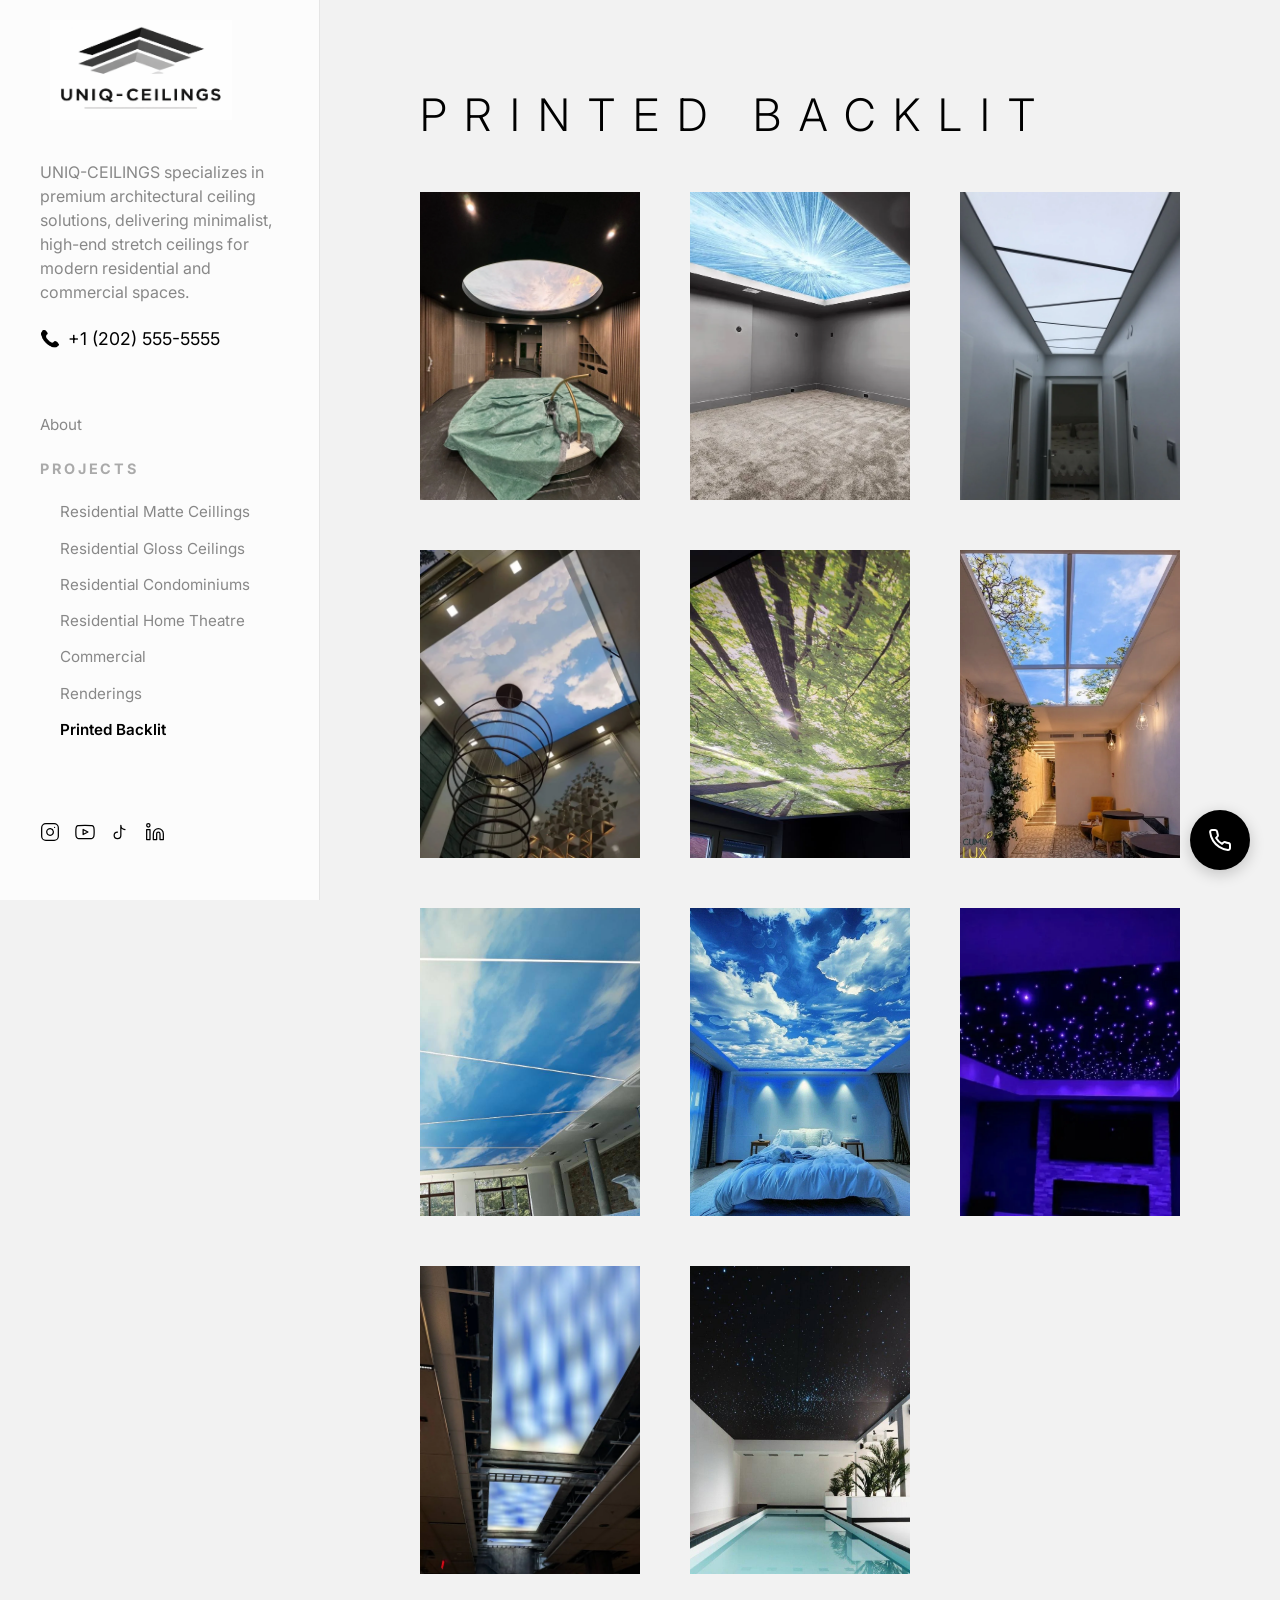
<file: printed-backlit.html>
<!DOCTYPE html>
<html lang="en">

<head>
    <meta charset="UTF-8">
    <meta name="viewport" content="width=device-width, initial-scale=1.0">
    <title>Printed & Backlit Stretch Ceilings — South Florida | UNIQ-CEILINGS</title>
    <meta name="description"
        content="Artistic and illuminated custom printed and backlit stretch ceilings in Miami, Fort Lauderdale, Hollywood, Tampa, Orlando. Transform your interior with stunning sky designs and architectural lighting.">
    <link rel="canonical" href="/printed-backlit.html">
    <meta name="robots" content="index, follow">
    <meta name="geo.region" content="US-FL">
    <meta name="geo.placename" content="South Florida">
    <meta name="geo.position" content="27.6648;-81.5158">
    <link rel="alternate" hreflang="en-US" href="/printed-backlit.html">
    <link rel="icon" type="image/png" href="images/logo.png">
    <meta name="theme-color" content="#ffffff">
    <!-- Open Graph / Facebook -->
    <meta property="og:title" content="Printed & Backlit Stretch Ceilings — South Florida | UNIQ-CEILINGS">
    <meta property="og:description"
        content="Artistic and illuminated custom printed and backlit stretch ceilings across Miami, Fort Lauderdale, Tampa, and Orlando. View our gallery.">
    <meta property="og:type" content="website">
    <meta property="og:url" content="/printed-backlit.html">
    <meta property="og:site_name" content="UNIQ-CEILINGS">
    <meta property="og:image" content="images/custom-sky-stretch-ceiling-luxury-home-south-florida..jpg">
    <!-- Twitter -->
    <meta name="twitter:card" content="summary_large_image">
    <meta name="twitter:title" content="Printed & Backlit Stretch Ceilings — South Florida | UNIQ-CEILINGS">
    <meta name="twitter:description"
        content="Custom printed and backlit stretch ceilings in Miami, Fort Lauderdale, Tampa, and Orlando. View gallery.">
    <meta name="twitter:image" content="images/custom-sky-stretch-ceiling-luxury-home-south-florida..jpg">
    <link rel="stylesheet" href="style.css">
    <link rel="preconnect" href="https://fonts.googleapis.com">
    <link rel="preconnect" href="https://fonts.gstatic.com" crossorigin>
    <link href="https://fonts.googleapis.com/css2?family=Inter:wght@300;400;600;700&display=swap" rel="stylesheet">
    <link rel="preload" href="images/logo.png" as="image" fetchpriority="high" />
</head>

<body>
    <div class="page-wrapper">
        <aside class="sidebar">
            <button class="menu-toggle" aria-label="Toggle Menu">
                <span></span>
                <span></span>
                <span></span>
            </button>
            <div class="sidebar-content">
                <div class="top-section">
                    <div class="logo"><img src="images/logo.png" alt="UNIQ-CEILINGS Logo" fetchpriority="high" decoding="async"></div>
                    <p class="tagline">UNIQ-CEILINGS specializes in premium architectural ceiling solutions, delivering
                        minimalist, high-end stretch ceilings for modern residential and commercial spaces.</p>
                             <p class="phone">
  <a href="tel:+12025555555">
    <span class="phone-icon">📞</span>
    +1 (202) 555-5555
  </a>
  
</p>
                </div>

                <nav class="nav-menu">
                    <ul class="primary-links">
                        <li><a class='nav-link' href='/about.html'>About</a></li>
                    </ul>

                    <div class="nav-section">
                        <span class="section-label">PROJECTS</span>
                     <ul class="sub-links">
                <li>
                  <a class="nav-link" href="/index.html">Residential Matte Ceillings</a>
                </li>
                <li>
                  <a class="nav-link " href="/res-glossy.html">Residential Gloss Ceilings</a>
                </li>
                <li>
                  <a class="nav-link " href="/res-condo.html">Residential Condominiums</a>
                </li>
                <li>
                  <a class="nav-link " href="/home-theatre.html">Residential Home Theatre</a>
                </li>
                <li>
                  <a class="nav-link" href="/commercial.html">Commercial</a>
                </li>
                <li>
                  <a class="nav-link" href="/renderings.html">Renderings</a>
                </li>
                <li>
                  <a class="nav-link active" href="/printed-backlit.html"
                    >Printed Backlit</a
                  >
                </li>
                
              </ul>
                    </div>
                </nav>

                <div class="bottom-section">
                    <div class="social-icons">
                        <a href="https://instagram.com/uniqceilings" target="_blank" class="social-icon" aria-label="Instagram">
                            <svg width="20" height="20" viewBox="0 0 24 24" fill="none" stroke="currentColor"
                                stroke-width="1.5" stroke-linecap="round" stroke-linejoin="round">
                                <rect x="2" y="2" width="20" height="20" rx="5" ry="5"></rect>
                                <path d="M16 11.37A4 4 0 1 1 12.63 8 4 4 0 0 1 16 11.37z"></path>
                                <line x1="17.5" y1="6.5" x2="17.51" y2="6.5"></line>
                            </svg>
                        </a>
                        <a href="https://www.youtube.com/@UniqCeilings" target="_blank" class="social-icon" aria-label="YouTube">
                            <svg width="20" height="20" viewBox="0 0 24 24" fill="none" stroke="currentColor"
                                stroke-width="1.5" stroke-linecap="round" stroke-linejoin="round">
                                <path
                                    d="M22.54 6.42a2.78 2.78 0 0 0-1.94-2C18.88 4 12 4 12 4s-6.88 0-8.6.42a2.78 2.78 0 0 0-1.94 2C1 8.14 1 12 1 12s0 3.86.42 5.58a2.78 2.78 0 0 0 1.94 2c1.72.42 8.6.42 8.6.42s6.88 0 8.6-.42a2.78 2.78 0 0 0 1.94-2C23 15.86 23 12 23 12s0-3.86-.42-5.58z">
                                </path>
                                <polygon points="9.75 15.02 15.5 12 9.75 8.98 9.75 15.02"></polygon>
                            </svg>
                        </a>
                        <a href="#" class="social-icon" aria-label="TikTok">
                            <svg width="20" height="20" viewBox="0 0 24 24" fill="none" stroke="currentColor"
                                stroke-width="1.5" stroke-linecap="round" stroke-linejoin="round">
                                <path d="M9 12a4 4 0 1 0 4 4V4a5 5 0 0 0 5 5"></path>
                            </svg>
                        </a>
                        <a href="#" class="social-icon" aria-label="LinkedIn">
                            <svg width="20" height="20" viewBox="0 0 24 24" fill="none" stroke="currentColor"
                                stroke-width="1.5" stroke-linecap="round" stroke-linejoin="round">
                                <path
                                    d="M16 8a6 6 0 0 1 6 6v7h-4v-7a2 2 0 0 0-2-2 2 2 0 0 0-2 2v7h-4v-7a6 6 0 0 1 6-6z">
                                </path>
                                <rect x="2" y="9" width="4" height="12"></rect>
                                <circle cx="4" cy="4" r="2"></circle>
                            </svg>
                        </a>
                    </div>
                </div>
            </div>
        </aside>

        <main class="content-area">
           <section class="hero-section">
          <h1 class="hero-title">UNIQ-<span class="light-highlight">CEILINGS</span></h1>
            <p class="hero-tagline">
            <span class="highlight">UNIQ</span>-CEILINGS delivers premium stretch ceiling systems 
  tailored for Miami’s modern architecture—sleek, minimal, and designed 
  to transform residential and commercial interiors across South Florida.</p>
          <p class="phone">
            <a href="tel:+12025555555">
              <span class="phone-icon">📞</span>
              +1 (202) 555-5555
            </a>
          </p>
        </section>
            <header class="content-header">
                <h2 class="page-title">PRINTED BACKLIT</h2>
            </header>

            <div class="image-grid">
               <div class="grid-item" data-project="pb-4n"><img src="images/commercial-printed-backlit-stretch-ceiling-sky-dome-spa-design-miami-florida-south-florida.webp" alt="Commercial spa interior featuring a large circular printed backlit stretch ceiling with a custom sky design. Modern Miami luxury wellness space showcasing premium architectural lighting, wood wall cladding, and high‑end South Florida ceiling installation."></div>
               
                <div class="grid-item" data-project="pb-1"><img src="images/printed-backlit-stretch-ceiling-galaxy-design-home-theater-miami-florida-south-florida.webp" alt="Printed backlit stretch ceiling featuring a custom galaxy light‑burst design installed in a luxury Miami home theater. High‑resolution illuminated membrane creating a dramatic visual effect for premium South Florida residential interiors."></div>
                 <div class="grid-item" data-project="pb-3n"><img src="images/residential-backlit-stretch-ceiling-hallway-light-panel-design-west-palm-beach-south-florida.webp" alt="Residential hallway featuring a custom backlit stretch ceiling with multiple illuminated light panels separated by sleek black lines. Modern West Palm Beach home design showcasing clean architectural lighting and premium South Florida stretch ceiling installation"></div>
               
                <div class="grid-item" data-project="pb-2"><img src="images/residential-printed-backlit-stretch-ceiling-sky-design-luxury-foyer-aventura-south-florida.webp" alt="Luxury foyer featuring a printed backlit stretch ceiling with a realistic sky design installed in a modern Aventura home. Double‑height South Florida residential interior with contemporary chandelier, architectural lighting, and premium stretch ceiling installation."></div>
               
                <div class="grid-item" data-project="pb-3"><img src="images/backlit-printed-minimalist-loft-ceiling-orlando-fl.jpg" alt="Modern Orlando loft space showcasing a custom backlit printed stretch ceiling with seamless minimalist finishes and integrated recessed lighting for luxury residential interiors."></div>
               <div class="grid-item" data-project="pb-6n"><img src="images/commercial-printed-backlit-stretch-ceiling-sky-panel-cafe-design-miami-florida-south-florida1.webp" alt="Printed sky stretch ceiling installed in a modern commercial interior in South Florida, featuring cloud graphics and integrated linear lighting for a clean, contemporary ceiling design"></div>
               
                <div class="grid-item" data-project="pb-4"><img src="images/printed-sky-stretch-ceiling-commercial-south-florida.jpg" alt="Printed sky stretch ceiling installed in a modern commercial interior in South Florida, featuring cloud graphics and integrated linear lighting for a clean, contemporary ceiling design"></div>
               <div class="grid-item" data-project="pb-8n"><img src="images/residential-printed-backlit-stretch-ceiling-sky-design-bedroom-miami-beach-south-florida.webp" alt="Luxury bedroom featuring a printed backlit stretch ceiling with a high‑resolution sky design and ambient blue LED lighting. Modern Miami Beach residential interior showcasing premium stretch ceiling installation and contemporary South Florida design."></div>
               <div class="grid-item" data-project="pb-9"><img src="images/home-theater-star-stretch-ceiling-purple-led-luxury-living-room-fort-lauderdale-south-florida.webp" alt="Luxury living room featuring a star‑effect stretch ceiling with integrated purple LED lighting, installed in a modern Fort Lauderdale home. Premium South Florida home theater design showcasing fiber‑optic stars, recessed lighting, and custom architectural ceiling details."></div>
               
                <div class="grid-item" data-project="pb-5"><img src="images/commercial-printed-backlit-stretch-ceiling-installation-construction-miami-florida-south-florida.webp" alt="Commercial installation of large printed backlit stretch ceiling panels in a modern Miami building. In‑progress construction featuring exposed framing, industrial lighting systems, and premium South Florida architectural ceiling solutions."></div>
               <div class="grid-item" data-project="pb-6"><img src="images/starry-sky-led-stretch-ceiling-luxury-pool-south-florida.jpg" alt="Starry sky LED stretch ceiling installed above a luxury indoor pool, creating a dramatic modern ceiling design in a high-end South Florida property."></div>
               <!-- <div class="grid-item" data-project="pb-12"><img src="images/commercial-printed-backlit-stretch-ceiling-sky-panels-office-lobby-miami-florida-south-florida.webp" alt="Commercial office lobby featuring printed backlit stretch ceiling panels with a realistic sky design. Modern Miami workspace interior showcasing premium architectural lighting, clean white finishes, and high‑end South Florida ceiling installation."></div> -->
               

            </div>
        </main>
    </div>
    <script type="application/ld+json">
    {
      "@context": "https://schema.org",
      "@type": "HomeAndConstructionBusiness",
      "name": "UNIQ-CEILINGS",
      "description": "Custom printed and backlit stretch ceiling installations across South Florida, including cloud designs, artistic graphics, and architectural lighting solutions.",
      "url": "/printed-backlit.html",
      "telephone": "+1 (202) 555-5555",
      "address": {
        "@type": "PostalAddress",
        "addressRegion": "FL",
        "addressCountry": "US"
      },
      "image": "images/custom-sky-stretch-ceiling-luxury-home-south-florida..jpg",
      "sameAs": [
        "https://instagram.com/uniqceilings",
        "https://www.youtube.com/uniqceilings",
        "https://twitter.com/uniqceilings",
        "https://www.facebook.com/uniqceilings"
      ],
      "areaServed": [
        "Miami",
        "Fort Lauderdale",
        "Hollywood",
        "Tampa",
        "Orlando",
        "South Florida"
      ],
      "service": [
        {
          "@type": "Service",
          "name": "Printed Stretch Ceilings",
          "description": "High-quality custom printed stretch ceilings with artistic designs, including sky and cloud graphics."
        },
        {
          "@type": "Service",
          "name": "Backlit Stretch Ceilings",
          "description": "Architectural backlit stretch ceiling solutions with integrated LED illumination for home and commercial interiors."
        }
      ]
    }
    </script>
    <script src="app.js"></script>
    <!-- Floating Call CTA -->
    <a href="tel:+12025555555" class="floating-cta">
        <span class="cta-label">Call us</span>
        <div class="cta-button">
            <svg viewBox="0 0 24 24" fill="none" stroke="currentColor" stroke-width="2" stroke-linecap="round"
                stroke-linejoin="round">
                <path
                    d="M22 16.92v3a2 2 0 0 1-2.18 2 19.79 19.79 0 0 1-8.63-3.07 19.5 19.5 0 0 1-6-6 19.79 19.79 0 0 1-3.07-8.67A2 2 0 0 1 4.11 2h3a2 2 0 0 1 2 1.72 12.84 12.84 0 0 0 .7 2.81 2 2 0 0 1-.45 2.11L8.09 9.91a16 16 0 0 0 6 6l1.27-1.27a2 2 0 0 1 2.11-.45 12.84 12.84 0 0 0 2.81.7A2 2 0 0 1 22 16.92z">
                </path>
            </svg>
        </div>
    </a>
</body>


</html>
</file>
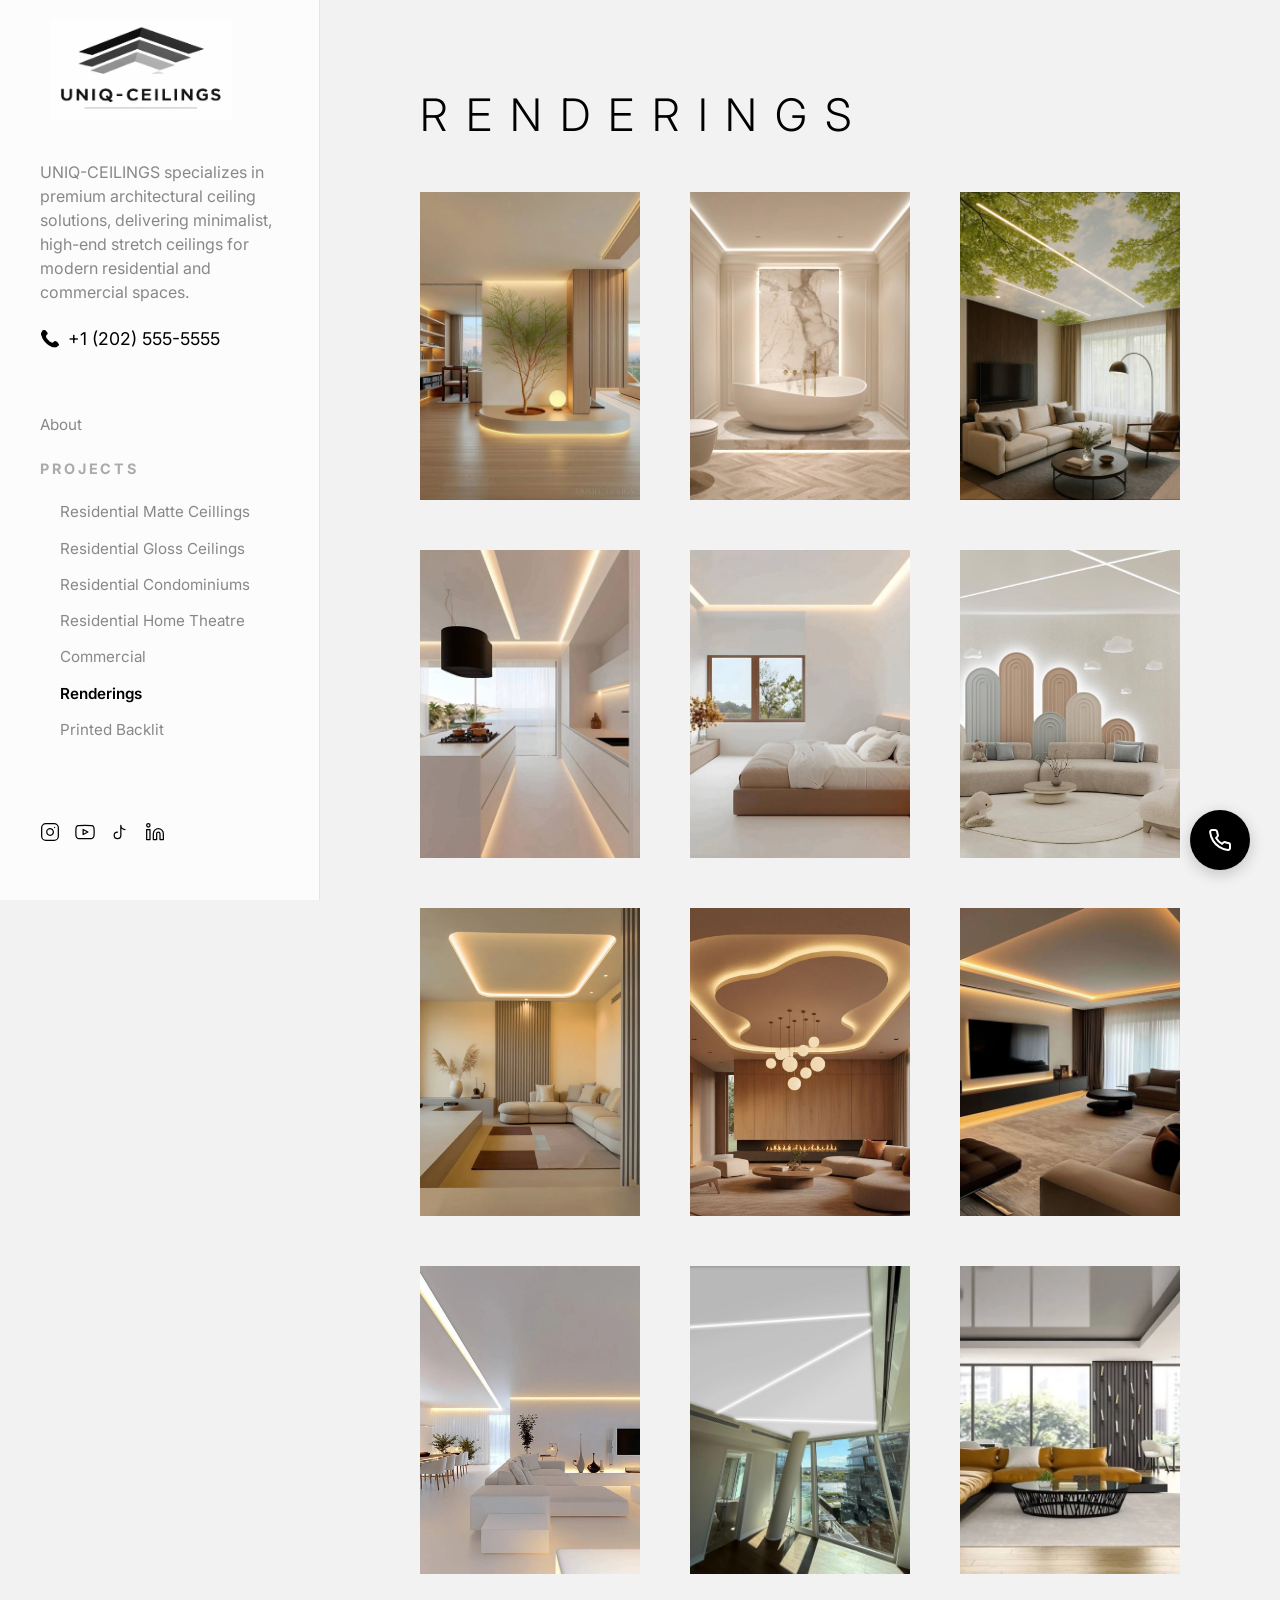
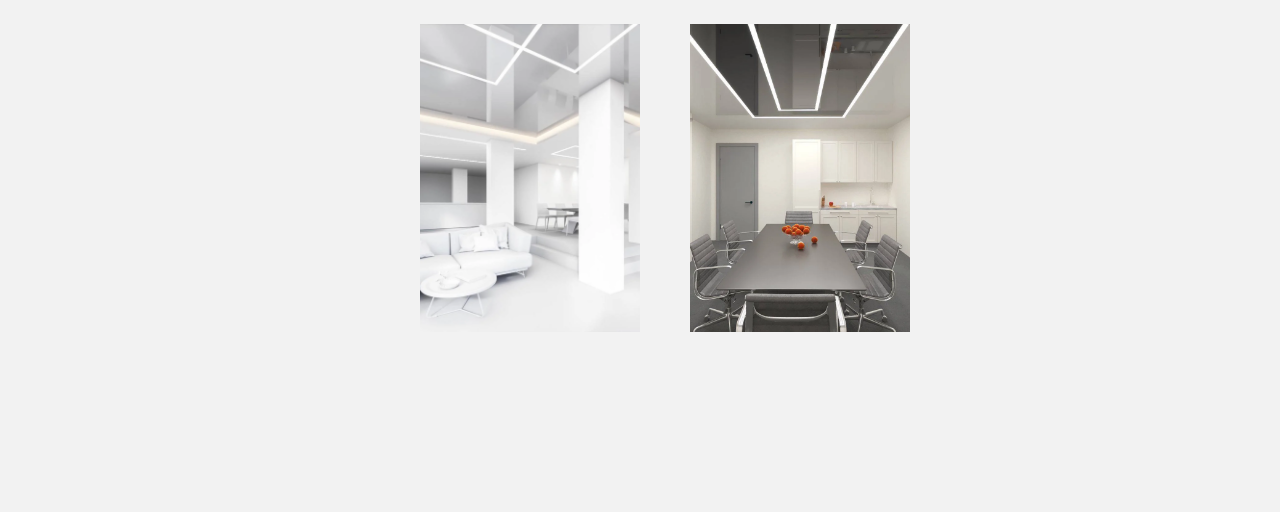
<file: renderings.html>
<!doctype html>
<html lang="en">
  <head>
    <meta charset="UTF-8" />
    <meta name="viewport" content="width=device-width, initial-scale=1.0" />
    <title>
      Renderings & Ceiling Visualizations — South Florida | UNIQ-CEILINGS
    </title>
    <meta
      name="description"
      content="3D renderings and architectural visualizations of custom stretch ceilings by UNIQ-CEILINGS. Serving South Florida — Miami, Fort Lauderdale, Hollywood, Tampa, Orlando and nearby cities."
    />
    <link rel="canonical" href="/renderings.html" />
    <meta name="robots" content="index, follow" />
    <meta name="geo.region" content="US-FL" />
    <meta name="geo.placename" content="South Florida" />
    <meta name="geo.position" content="27.6648;-81.5158" />
    <link rel="alternate" hreflang="en-US" href="/renderings.html" />
    <link rel="icon" type="image/png" href="images/logo.png" />
    <meta name="theme-color" content="#ffffff" />
    <!-- Open Graph / Facebook -->
    <meta
      property="og:title"
      content="Renderings & Ceiling Visualizations — South Florida | UNIQ-CEILINGS"
    />
    <meta
      property="og:description"
      content="Explore 3D renderings and visual concepts for custom residential stretch ceilings across Miami, Fort Lauderdale, Hollywood, Tampa and Orlando."
    />
    <meta property="og:type" content="website" />
    <meta property="og:url" content="/renderings.html" />
    <meta property="og:site_name" content="UNIQ-CEILINGS" />
    <meta
      property="og:image"
      content="images/printed-nature-stretch-ceiling-orlando-residential.jpg"
    />
    <!-- Twitter -->
    <meta name="twitter:card" content="summary_large_image" />
    <meta
      name="twitter:title"
      content="Renderings & Ceiling Visualizations — South Florida | UNIQ-CEILINGS"
    />
    <meta
      name="twitter:description"
      content="3D renderings of custom stretch ceilings — Miami, Fort Lauderdale, Hollywood, Tampa, Orlando."
    />
    <meta
      name="twitter:image"
      content="images/printed-nature-stretch-ceiling-orlando-residential.jpg"
    />
    <link rel="stylesheet" href="style.css" />
    <link rel="preconnect" href="https://fonts.googleapis.com" />
    <link rel="preconnect" href="https://fonts.gstatic.com" crossorigin />
    <link
      href="https://fonts.googleapis.com/css2?family=Inter:wght@300;400;600;700&display=swap"
      rel="stylesheet"
    />
    <link rel="preload" href="images/logo.png" as="image" fetchpriority="high" />
  </head>

  <body>
    <div class="page-wrapper">
      <aside class="sidebar">
        <button class="menu-toggle" aria-label="Toggle Menu">
          <span></span>
          <span></span>
          <span></span>
        </button>
        <div class="sidebar-content">
          <div class="top-section">
            <div class="logo"><img src="images/logo.png" alt="UNIQ-CEILINGS Logo" fetchpriority="high" decoding="async"></div>
            <p class="tagline">
              UNIQ-CEILINGS specializes in premium architectural ceiling
              solutions, delivering minimalist, high-end stretch ceilings for
              modern residential and commercial spaces.
            </p>
                    <p class="phone">
  <a href="tel:+12025555555">
    <span class="phone-icon">📞</span>
    +1 (202) 555-5555
  </a>
  
</p>
          </div>

          <nav class="nav-menu">
            <ul class="primary-links">
              <li><a class="nav-link" href="/about.html">About</a></li>
            </ul>

            <div class="nav-section">
              <span class="section-label">PROJECTS</span>
               <ul class="sub-links">
                <li>
                  <a class="nav-link " href="/index.html">Residential Matte Ceillings</a>
                </li>
                <li>
                  <a class="nav-link " href="/res-glossy.html">Residential Gloss Ceilings</a>
                </li>
                <li>
                  <a class="nav-link " href="/res-condo.html">Residential Condominiums</a>
                </li>
                <li>
                  <a class="nav-link " href="/home-theatre.html">Residential Home Theatre</a>
                </li>
                <li>
                  <a class="nav-link" href="/commercial.html">Commercial</a>
                </li>
                <li>
                  <a class="nav-link active" href="/renderings.html">Renderings</a>
                </li>
                <li>
                  <a class="nav-link" href="/printed-backlit.html"
                    >Printed Backlit</a
                  >
                </li>
                
              </ul>
            </div>
          </nav>

          <div class="bottom-section">
            <div class="social-icons">
              <a href="https://instagram.com/uniqceilings" target="_blank" class="social-icon" aria-label="Instagram">
                <svg
                  width="20"
                  height="20"
                  viewBox="0 0 24 24"
                  fill="none"
                  stroke="currentColor"
                  stroke-width="1.5"
                  stroke-linecap="round"
                  stroke-linejoin="round"
                >
                  <rect x="2" y="2" width="20" height="20" rx="5" ry="5"></rect>
                  <path
                    d="M16 11.37A4 4 0 1 1 12.63 8 4 4 0 0 1 16 11.37z"
                  ></path>
                  <line x1="17.5" y1="6.5" x2="17.51" y2="6.5"></line>
                </svg>
              </a>
              <a href="https://www.youtube.com/@UniqCeilings" target="_blank" class="social-icon" aria-label="YouTube">
                <svg
                  width="20"
                  height="20"
                  viewBox="0 0 24 24"
                  fill="none"
                  stroke="currentColor"
                  stroke-width="1.5"
                  stroke-linecap="round"
                  stroke-linejoin="round"
                >
                  <path
                    d="M22.54 6.42a2.78 2.78 0 0 0-1.94-2C18.88 4 12 4 12 4s-6.88 0-8.6.42a2.78 2.78 0 0 0-1.94 2C1 8.14 1 12 1 12s0 3.86.42 5.58a2.78 2.78 0 0 0 1.94 2c1.72.42 8.6.42 8.6.42s6.88 0 8.6-.42a2.78 2.78 0 0 0 1.94-2C23 15.86 23 12 23 12s0-3.86-.42-5.58z"
                  ></path>
                  <polygon
                    points="9.75 15.02 15.5 12 9.75 8.98 9.75 15.02"
                  ></polygon>
                </svg>
              </a>
              <a href="#" class="social-icon" aria-label="TikTok">
                <svg
                  width="20"
                  height="20"
                  viewBox="0 0 24 24"
                  fill="none"
                  stroke="currentColor"
                  stroke-width="1.5"
                  stroke-linecap="round"
                  stroke-linejoin="round"
                >
                  <path d="M9 12a4 4 0 1 0 4 4V4a5 5 0 0 0 5 5"></path>
                </svg>
              </a>
              <a href="#" class="social-icon" aria-label="LinkedIn">
                <svg
                  width="20"
                  height="20"
                  viewBox="0 0 24 24"
                  fill="none"
                  stroke="currentColor"
                  stroke-width="1.5"
                  stroke-linecap="round"
                  stroke-linejoin="round"
                >
                  <path
                    d="M16 8a6 6 0 0 1 6 6v7h-4v-7a2 2 0 0 0-2-2 2 2 0 0 0-2 2v7h-4v-7a6 6 0 0 1 6-6z"
                  ></path>
                  <rect x="2" y="9" width="4" height="12"></rect>
                  <circle cx="4" cy="4" r="2"></circle>
                </svg>
              </a>
            </div>
          </div>
        </div>
      </aside>

      <main class="content-area">
         <section class="hero-section">
          <h1 class="hero-title">UNIQ-<span class="light-highlight">CEILINGS</span></h1>
            <p class="hero-tagline">
            <span class="highlight">UNIQ</span>-CEILINGS delivers premium stretch ceiling systems 
  tailored for Miami’s modern architecture—sleek, minimal, and designed 
  to transform residential and commercial interiors across South Florida. </p>
          <p class="phone">
            <a href="tel:+12025555555">
              <span class="phone-icon">📞</span>
              +1 (202) 555-5555
            </a>
          </p>
        </section>
        <header class="content-header">
          <h2 class="page-title">RENDERINGS</h2>
        </header>

        <div class="image-grid">
        
            <div class="grid-item" data-project="ren-2n">
            <img
              loading="lazy"
              src="images/rendering-modern-matte-stretch-ceiling-concept-minimalist-living-room-coral-gables-south-florida.jpg"
              alt="High‑quality rendering of a minimalist living room concept featuring a matte stretch ceiling design, warm LED perimeter lighting, and natural wood finishes. Contemporary Coral Gables residential interior visualization showcasing modern South Florida architecture."
            />
          </div>
          <div class="grid-item" data-project="ren-2">
            <img
              loading="lazy"
              src="images/luxury-bathroom-stretch-ceiling-lighting-fort-lauderdale.jpg"
              alt="Matte white stretch ceiling with soft LED perimeter lighting — Fort Lauderdale, South Florida"
            />
          </div>
            <div class="grid-item" data-project="ren-1">
            <img
              loading="lazy"
              src="images/printed-nature-stretch-ceiling-orlando-residential.jpg"
              alt="Custom printed stretch ceiling with forest canopy design and integrated linear LED tracks — Orlando, South Florida"
            />
          </div>
          <div class="grid-item" data-project="ren-3">
            <img
              loading="lazy"
              src="images/modern-minimalist-kitchen-stretch-ceiling-naples-fl.jpg"
              alt="Minimalist matte stretch ceiling with recessed linear LED tracks — Naples, South Florida"
            />
          </div>
          <div class="grid-item" data-project="ren-4">
            <img
              loading="lazy"
              src="images/minimalist-bedroom-stretch-ceiling-boca-raton-fl.jpg"
              alt="Reflective stretch ceiling in a modern bedroom reflecting large glazing — Boca Raton, South Florida"
            />
          </div>
           <div class="grid-item" data-project="ren-7">
            <img
              src="images/residential-stretch-ceiling-kids-room-miami-florida.jpg"
              alt="A rendering of a modern high-gloss black stretch ceiling with integrated linear LED lighting in a luxury South Florida living room."
            />
          </div>
        <div class="grid-item" data-project="ren-5n">
            <img
              loading="lazy"
              src="images/rendering-matte-stretch-ceiling-curved-led-luxury-living-room-coral-gables-south-florida.webp"
              alt="High‑quality rendering of a luxury living room featuring a matte stretch ceiling with soft curved LED perimeter lighting. Contemporary Coral Gables residential concept showcasing minimalist décor, warm neutral tones, and premium South Florida ceiling design."
            />
          </div>
          <div class="grid-item" data-project="ren-6n">
            <img
              loading="lazy"
              src="images/rendering-organic-matte-stretch-ceiling-curved-led-luxury-living-room-miami-beach-south-florida.webp"
              alt="High‑quality rendering of a luxury living room featuring an organic curved matte stretch ceiling with warm LED perimeter lighting. Modern Miami Beach residential design concept showcasing natural wood finishes, contemporary furniture, and premium South Florida architectural styling."
            />
          </div>
          
            <div class="grid-item" data-project="ren-8">
            <img
              src="images/matte-stretch-ceiling-warm-led-perimeter-luxury-living-room-miami-florida-south-florida.webp"
              alt="Luxury living room featuring a matte stretch ceiling with warm LED perimeter lighting installed in a modern Miami home. Contemporary South Florida residential interior with premium finishes, soft ambient glow, and elegant custom ceiling design."
            />
          </div>
          <div class="grid-item" data-project="ren-9nn">
            <img
              src="images/rendering-matte-stretch-ceiling-linear-led-minimalist-condo-living-room-miami-beach-south-florida.webp"
              alt="High‑quality rendering of a minimalist Miami Beach condominium living room featuring a matte stretch ceiling with integrated linear LED lighting. Contemporary South Florida residential design concept with soft neutral tones, open layout, and premium architectural ceiling details."
            />
         
          </div>
              <div class="grid-item" data-project="ren-9nnn">
            <img
              src="images/rendering-matte-stretch-ceiling-linear-led-luxury-condo-concept-miami-florida-south-florida.jpg"
              alt="High-quality rendering of a modern Miami condominium featuring a matte stretch ceiling with integrated linear LED lighting. Contemporary South Florida design concept with panoramic floor-to-ceiling windows and clean minimalist interior architecture."
            />
          </div>
          
<div class="grid-item" data-project="ren-9n">
            <img
              src="images/rendering-gloss-stretch-ceiling-modern-condo-living-room-brickell-miami-south-florida.webp"
              alt="High‑quality rendering of a modern Brickell Miami condominium living room featuring a glossy stretch ceiling with sleek reflective panels. Contemporary South Florida residential design showcasing panoramic windows, warm wood flooring, and luxury interior finishes."
            />
          </div>
           <div class="grid-item" data-project="ren-9">
            <img
              src="images/rendering-gloss-stretch-ceiling-linear-led-modern-living-space-aventura-south-florida.webp"
              alt="High‑quality rendering of a modern living space featuring a high‑gloss stretch ceiling with integrated linear LED lighting. Contemporary Aventura residential concept showcasing minimalist white interiors and premium South Florida ceiling design solutions."
            />
          </div>
          
          <div class="grid-item" data-project="ren-10">
            <img
              src="images/commercial-gloss-stretch-ceiling-linear-led-conference-room-rendering-fort-lauderdale-south-florida.webp"
              alt="Rendering of a modern commercial conference room featuring a high‑gloss stretch ceiling with integrated linear LED lighting. Contemporary Fort Lauderdale office design concept showcasing clean white finishes, minimalist furniture, and premium South Florida ceiling solutions."
            />
          </div>
        </div>
      </main>
    </div>
    <script type="application/ld+json">
      {
        "@context": "https://schema.org",
        "@type": "HomeAndConstructionBusiness",
        "name": "UNIQ-CEILINGS",
        "description": "3D renderings and architectural visualizations of custom stretch ceilings. Installation services across South Florida including Miami, Fort Lauderdale, Hollywood, Tampa and Orlando.",
        "url": "/renderings.html",
        "telephone": "+1 (202) 555-5555",
        "address": {
          "@type": "PostalAddress",
          "addressRegion": "FL",
          "addressCountry": "US"
        },
        "image": "images/printed-nature-stretch-ceiling-orlando-residential.jpg",
        "sameAs": [
          "https://instagram.com/uniqceilings",
          "https://www.youtube.com/uniqceilings",
          "https://twitter.com/uniqceilings",
          "https://www.facebook.com/uniqceilings"
        ],
        "areaServed": [
          "Miami",
          "Fort Lauderdale",
          "Hollywood",
          "Tampa",
          "Orlando",
          "South Florida"
        ],
        "service": [
          {
            "@type": "Service",
            "name": "3D renderings and ceiling visualizations",
            "description": "Architectural 3D renderings and visual concepts for custom residential stretch ceilings across South Florida."
          }
        ]
      }
    </script>

    <script src="app.js"></script>

    <!-- Floating Call CTA -->
    <a href="tel:+12025555555" class="floating-cta">
      <span class="cta-label">Call us</span>
      <div class="cta-button">
        <svg
          viewBox="0 0 24 24"
          fill="none"
          stroke="currentColor"
          stroke-width="2"
          stroke-linecap="round"
          stroke-linejoin="round"
        >
          <path
            d="M22 16.92v3a2 2 0 0 1-2.18 2 19.79 19.79 0 0 1-8.63-3.07 19.5 19.5 0 0 1-6-6 19.79 19.79 0 0 1-3.07-8.67A2 2 0 0 1 4.11 2h3a2 2 0 0 1 2 1.72 12.84 12.84 0 0 0 .7 2.81 2 2 0 0 1-.45 2.11L8.09 9.91a16 16 0 0 0 6 6l1.27-1.27a2 2 0 0 1 2.11-.45 12.84 12.84 0 0 0 2.81.7A2 2 0 0 1 22 16.92z"
          ></path>
        </svg>
      </div>
    </a>
  </body>
</html>
</file>
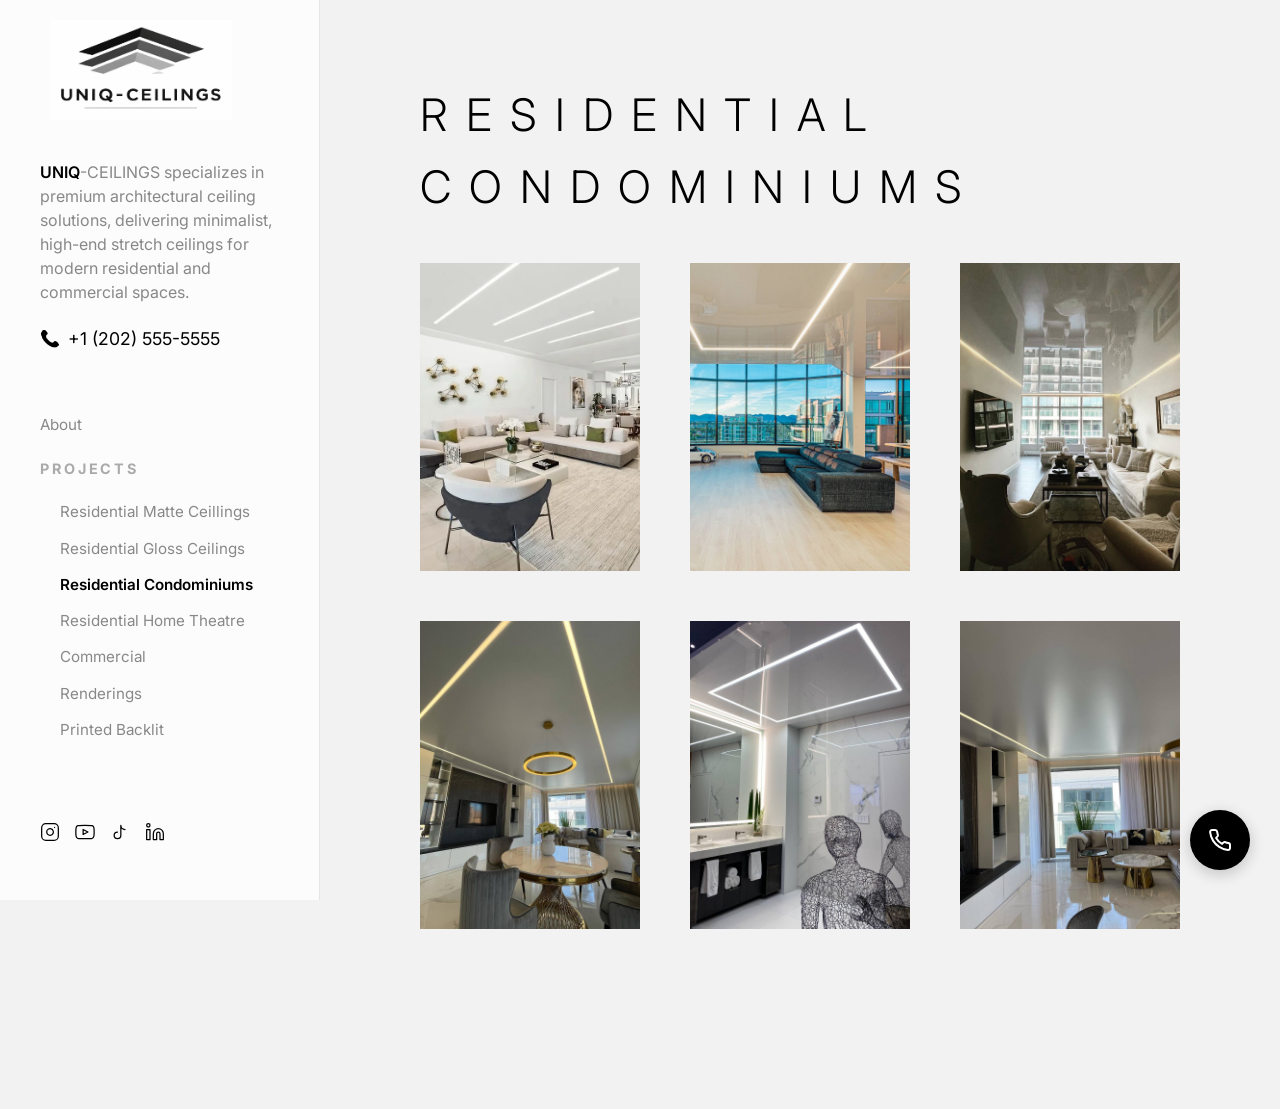
<file: res-condo.html>
<!doctype html>
<html lang="en">
  <head>
    <meta charset="UTF-8" />
    <meta name="viewport" content="width=device-width, initial-scale=1.0" />
    <title>Residential Stretch Ceilings — South Florida | UNIQ-CEILINGS</title>
    <meta
      name="description"
      content="UNIQ-CEILINGS installs premium custom residential stretch ceilings across South Florida — Miami, Fort Lauderdale, Hollywood, Tampa, Orlando and surrounding cities. View our gallery of high-gloss, matte, printed and backlit ceiling installations."
    />
    <link rel="canonical" href="/index.html" />
    <meta name="robots" content="index, follow" />
    <meta name="geo.region" content="US-FL" />
    <meta name="geo.placename" content="South Florida" />
    <meta name="geo.position" content="27.6648;-81.5158" />
    <link rel="alternate" hreflang="en-US" href="/index.html" />
    <link rel="icon" type="image/png" href="images/logo.png" />
    <meta name="theme-color" content="#ffffff" />
    <!-- Open Graph / Facebook -->
    <meta
      property="og:title"
      content="Residential Stretch Ceilings — South Florida | UNIQ-CEILINGS"
    />
    <meta
      property="og:description"
      content="Custom residential stretch ceilings in Miami, Fort Lauderdale, Hollywood, Tampa, Orlando — view gallery and contact us for a free estimate."
    />
    <meta property="og:type" content="website" />
    <meta property="og:url" content="/index.html" />
    <meta property="og:site_name" content="UNIQ-CEILINGS" />
    <meta
      property="og:image"
      content="images/modern-residential-stretch-ceiling-led-living-room-miami-florida.png"
    />
    <!-- Twitter -->
    <meta name="twitter:card" content="summary_large_image" />
    <meta
      name="twitter:title"
      content="Residential Stretch Ceilings — South Florida | UNIQ-CEILINGS"
    />
    <meta
      name="twitter:description"
      content="Custom residential stretch ceilings in Miami, Fort Lauderdale, Hollywood, Tampa, Orlando — view gallery and contact us."
    />
    <meta
      name="twitter:image"
      content="images/modern-residential-stretch-ceiling-led-living-room-miami-florida.png"
    />
    <link rel="stylesheet" href="style.css" />
    <link rel="preconnect" href="https://fonts.googleapis.com" />
    <link rel="preconnect" href="https://fonts.gstatic.com" crossorigin />
    <link
      href="https://fonts.googleapis.com/css2?family=Inter:wght@300;400;600;700&display=swap"
      rel="stylesheet"
    />
    <link rel="preload" href="images/logo.png" as="image" fetchpriority="high" />
  </head>

  <body>
    <div class="page-wrapper">
      <aside class="sidebar">
        <button class="menu-toggle" aria-label="Toggle Menu">
          <span></span>
          <span></span>
          <span></span>
        </button>
        <div class="sidebar-content">
          <div class="top-section">
            <div class="logo"><img src="images/logo.png" alt="UNIQ-CEILINGS Logo" fetchpriority="high" decoding="async"></div>
            <p class="tagline">
              <span>UNIQ</span>-CEILINGS specializes in premium architectural ceiling
              solutions, delivering minimalist, high-end stretch ceilings for
              modern residential and commercial spaces.
            </p>
            <p class="phone">
  <a href="tel:+12025555555">
    <span class="phone-icon">📞</span>
    +1 (202) 555-5555
  </a>
  
</p>
          </div>

          <nav class="nav-menu">
            <ul class="primary-links">
              <li><a class="nav-link" href="/about.html">About</a></li>
            </ul>

            <div class="nav-section">
              <span class="section-label">PROJECTS</span>
              <ul class="sub-links">
                <li>
                  <a class="nav-link " href="/index.html">Residential Matte Ceillings</a>
                </li>
                <li>
                  <a class="nav-link " href="/res-glossy.html">Residential Gloss Ceilings</a>
                </li>
                <li>
                  <a class="nav-link active" href="/res-condo.html">Residential Condominiums</a>
                </li>
                <li>
                  <a class="nav-link " href="/home-theatre.html">Residential Home Theatre</a>
                </li>
                <li>
                  <a class="nav-link" href="/commercial.html">Commercial</a>
                </li>
                <li>
                  <a class="nav-link" href="/renderings.html">Renderings</a>
                </li>
                <li>
                  <a class="nav-link" href="/printed-backlit.html"
                    >Printed Backlit</a
                  >
                </li>
                
              </ul>
            </div>
          </nav>

          <div class="bottom-section">
            <div class="social-icons">
              <a href="https://instagram.com/uniqceilings" target="_blank" class="social-icon" aria-label="Instagram">
                <svg
                  width="20"
                  height="20"
                  viewBox="0 0 24 24"
                  fill="none"
                  stroke="currentColor"
                  stroke-width="1.5"
                  stroke-linecap="round"
                  stroke-linejoin="round"
                >
                  <rect x="2" y="2" width="20" height="20" rx="5" ry="5"></rect>
                  <path
                    d="M16 11.37A4 4 0 1 1 12.63 8 4 4 0 0 1 16 11.37z"
                  ></path>
                  <line x1="17.5" y1="6.5" x2="17.51" y2="6.5"></line>
                </svg>
              </a>
              <a href="https://www.youtube.com/@UniqCeilings" target="_blank" class="social-icon" aria-label="YouTube">
                <svg
                  width="20"
                  height="20"
                  viewBox="0 0 24 24"
                  fill="none"
                  stroke="currentColor"
                  stroke-width="1.5"
                  stroke-linecap="round"
                  stroke-linejoin="round"
                >
                  <path
                    d="M22.54 6.42a2.78 2.78 0 0 0-1.94-2C18.88 4 12 4 12 4s-6.88 0-8.6.42a2.78 2.78 0 0 0-1.94 2C1 8.14 1 12 1 12s0 3.86.42 5.58a2.78 2.78 0 0 0 1.94 2c1.72.42 8.6.42 8.6.42s6.88 0 8.6-.42a2.78 2.78 0 0 0 1.94-2C23 15.86 23 12 23 12s0-3.86-.42-5.58z"
                  ></path>
                  <polygon
                    points="9.75 15.02 15.5 12 9.75 8.98 9.75 15.02"
                  ></polygon>
                </svg>
              </a>
              <a href="#" class="social-icon" aria-label="TikTok">
                <svg
                  width="20"
                  height="20"
                  viewBox="0 0 24 24"
                  fill="none"
                  stroke="currentColor"
                  stroke-width="1.5"
                  stroke-linecap="round"
                  stroke-linejoin="round"
                >
                  <path d="M9 12a4 4 0 1 0 4 4V4a5 5 0 0 0 5 5"></path>
                </svg>
              </a>
              <a href="#" class="social-icon" aria-label="LinkedIn">
                <svg
                  width="20"
                  height="20"
                  viewBox="0 0 24 24"
                  fill="none"
                  stroke="currentColor"
                  stroke-width="1.5"
                  stroke-linecap="round"
                  stroke-linejoin="round"
                >
                  <path
                    d="M16 8a6 6 0 0 1 6 6v7h-4v-7a2 2 0 0 0-2-2 2 2 0 0 0-2 2v7h-4v-7a6 6 0 0 1 6-6z"
                  ></path>
                  <rect x="2" y="9" width="4" height="12"></rect>
                  <circle cx="4" cy="4" r="2"></circle>
                </svg>
              </a>
            </div>
          </div>
        </div>
      </aside>

      <main class="content-area">
        <section class="hero-section">
          <h1 class="hero-title">UNIQ-<span class="light-highlight">CEILINGS</span></h1>
            <p class="hero-tagline">
            <span class="highlight">UNIQ</span>-CEILINGS delivers premium stretch ceiling systems 
  tailored for Miami’s modern architecture—sleek, minimal, and designed 
  to transform residential and commercial interiors across South Florida. </p>
          <p class="phone">
            <a href="tel:+12025555555">
              <span class="phone-icon">📞</span>
              +1 (202) 555-5555
            </a>
          </p>
        </section>

        <header class="content-header">
          <h2 class="page-title">RESIDENTIAL CONDOMINIUMS</h2>
        </header>

        <div class="image-grid">
            <div class="grid-item" data-project="resc-1n">
            <img
              src="images/matte-stretch-ceiling-linear-led-luxury-condo-living-room-miami-beach-south-florida.webp"
              alt="Modern matte stretch ceiling with integrated linear LED lighting installed in a luxury Miami Beach condominium living and dining area. Bright open‑concept layout featuring contemporary furniture, premium finishes, and high‑end South Florida interior design."
            />
          </div>
          <div class="grid-item" data-project="resc-3">
                <img
              loading="lazy"
              decoding="async"
              src="images/black-gloss-stretch-ceiling-staircase-design-tampa-fl.jpg"
              alt="Modern residential interior featuring a dark glossy stretch ceiling with linear light tracks installed above a contemporary wood staircase. Custom ceiling installation serving Tampa and West Palm Beach."
            />
            <figcaption class="caption">
              Tampa — Modern residential interior featuring a dark glossy
              stretch ceiling with linear light tracks.
            </figcaption>
          </div>
             <div class="grid-item" data-project="resc-4">
                <img
              loading="lazy"
              decoding="async"
              src="images/gloss-stretch-ceiling-perimeter-led-luxury-condo-living-room-miami-beach-south-florida.jpg"
              alt="Modern matte stretch ceiling with custom geometric LED lighting installed in a luxury Miami bayfront condominium living room. High‑rise South Florida interior featuring panoramic water views, contemporary design, and premium custom ceiling architecture."
            />
            <figcaption class="caption">
              Modern matte stretch ceiling with custom geometric LED lighting installed in a luxury Miami bayfront condominium living room. High‑rise South Florida interior featuring panoramic water views, contemporary design, and premium custom ceiling architecture.
            </figcaption>
          </div>
          <div class="grid-item" data-project="resc-1">
            <img
              src="images/high-gloss-black-stretch-ceiling-miami-residential-living-room.jpg"
              alt="Modern residential living room in Miami featuring a high-gloss black stretch ceiling with integrated linear LED lighting."
            />
          </div>
          <div class="grid-item" data-project="resc-2n">
          <img
              src="images/modern-stretch-ceiling-integrated-led-lighting-Tampa,Florida1h.jpg"
              alt="High‑gloss stretch ceiling with recessed LED lighting installed in a luxury Sunny Isles Beach condominium living and dining area. Elegant high‑rise South Florida interior featuring marble floors, modern furniture, and premium custom ceiling finishes."
            />
          </div>
          <div class="grid-item" data-project="resc-2">
            <img
              src="images/modern-foyer-stretch-ceiling-linear-led-hollywood-fl.jpg"
              alt="Modern matte stretch ceiling with integrated linear LED lighting installed in a luxury Coral Gables condominium living room. Contemporary custom ceiling design featuring high-end finishes, elegant décor, and premium South Florida residential interior styling"
            />
          </div>
          
         
      
          
          
          
          
          
          
           
        </div>
      </main>
    </div>
    <script>
      document.querySelectorAll(".grid-item video").forEach((video) => {
        video.addEventListener("mouseenter", () => video.play());
        video.addEventListener("mouseleave", () => video.pause());
      });
    </script>

    <script type="application/ld+json">
      {
        "@context": "https://schema.org",
        "@type": "HomeAndConstructionBusiness",
        "name": "UNIQ-CEILINGS",
        "description": "Premium custom residential stretch ceilings in Miami, Fort Lauderdale, Tampa, and Orlando. We specialize in high-gloss, matte, and backlit ceiling solutions with free custom 3D renderings.",
        "url": "/index.html",
        "telephone": "+1 (202) 555-5555",
        "address": {
          "@type": "PostalAddress",
          "addressRegion": "FL",
          "addressCountry": "US"
        },
        "image": "images/modern-residential-stretch-ceiling-led-living-room-miami-florida.png",
        "sameAs": [
          "https://instagram.com/uniqceilings",
          "https://www.youtube.com/uniqceilings",
          "https://twitter.com/uniqceilings",
          "https://www.facebook.com/uniqceilings"
        ],
        "areaServed": [
          "Miami",
          "Fort Lauderdale",
          "Hollywood",
          "Tampa",
          "Orlando",
          "South Florida"
        ],
        "service": [
          {
            "@type": "Service",
            "name": "Residential Stretch Ceilings",
            "description": "Custom stretch ceiling installations for modern homes, including integrated LED lighting and high-end finishes."
          },
          {
            "@type": "Service",
            "name": "3D Ceiling Rendering",
            "description": "Free custom 3D renderings to help visualize stretch ceiling projects."
          }
        ]
      }
    </script>

    <script src="app.js"></script>

    <!-- Floating Call CTA -->
    <a href="tel:+12025555555" class="floating-cta">
      <span class="cta-label">Call us</span>
      <div class="cta-button">
        <svg
          viewBox="0 0 24 24"
          fill="none"
          stroke="currentColor"
          stroke-width="2"
          stroke-linecap="round"
          stroke-linejoin="round"
        >
          <path
            d="M22 16.92v3a2 2 0 0 1-2.18 2 19.79 19.79 0 0 1-8.63-3.07 19.5 19.5 0 0 1-6-6 19.79 19.79 0 0 1-3.07-8.67A2 2 0 0 1 4.11 2h3a2 2 0 0 1 2 1.72 12.84 12.84 0 0 0 .7 2.81 2 2 0 0 1-.45 2.11L8.09 9.91a16 16 0 0 0 6 6l1.27-1.27a2 2 0 0 1 2.11-.45 12.84 12.84 0 0 0 2.81.7A2 2 0 0 1 22 16.92z"
          ></path>
        </svg>
      </div>
    </a>
  </body>
</html>
</file>
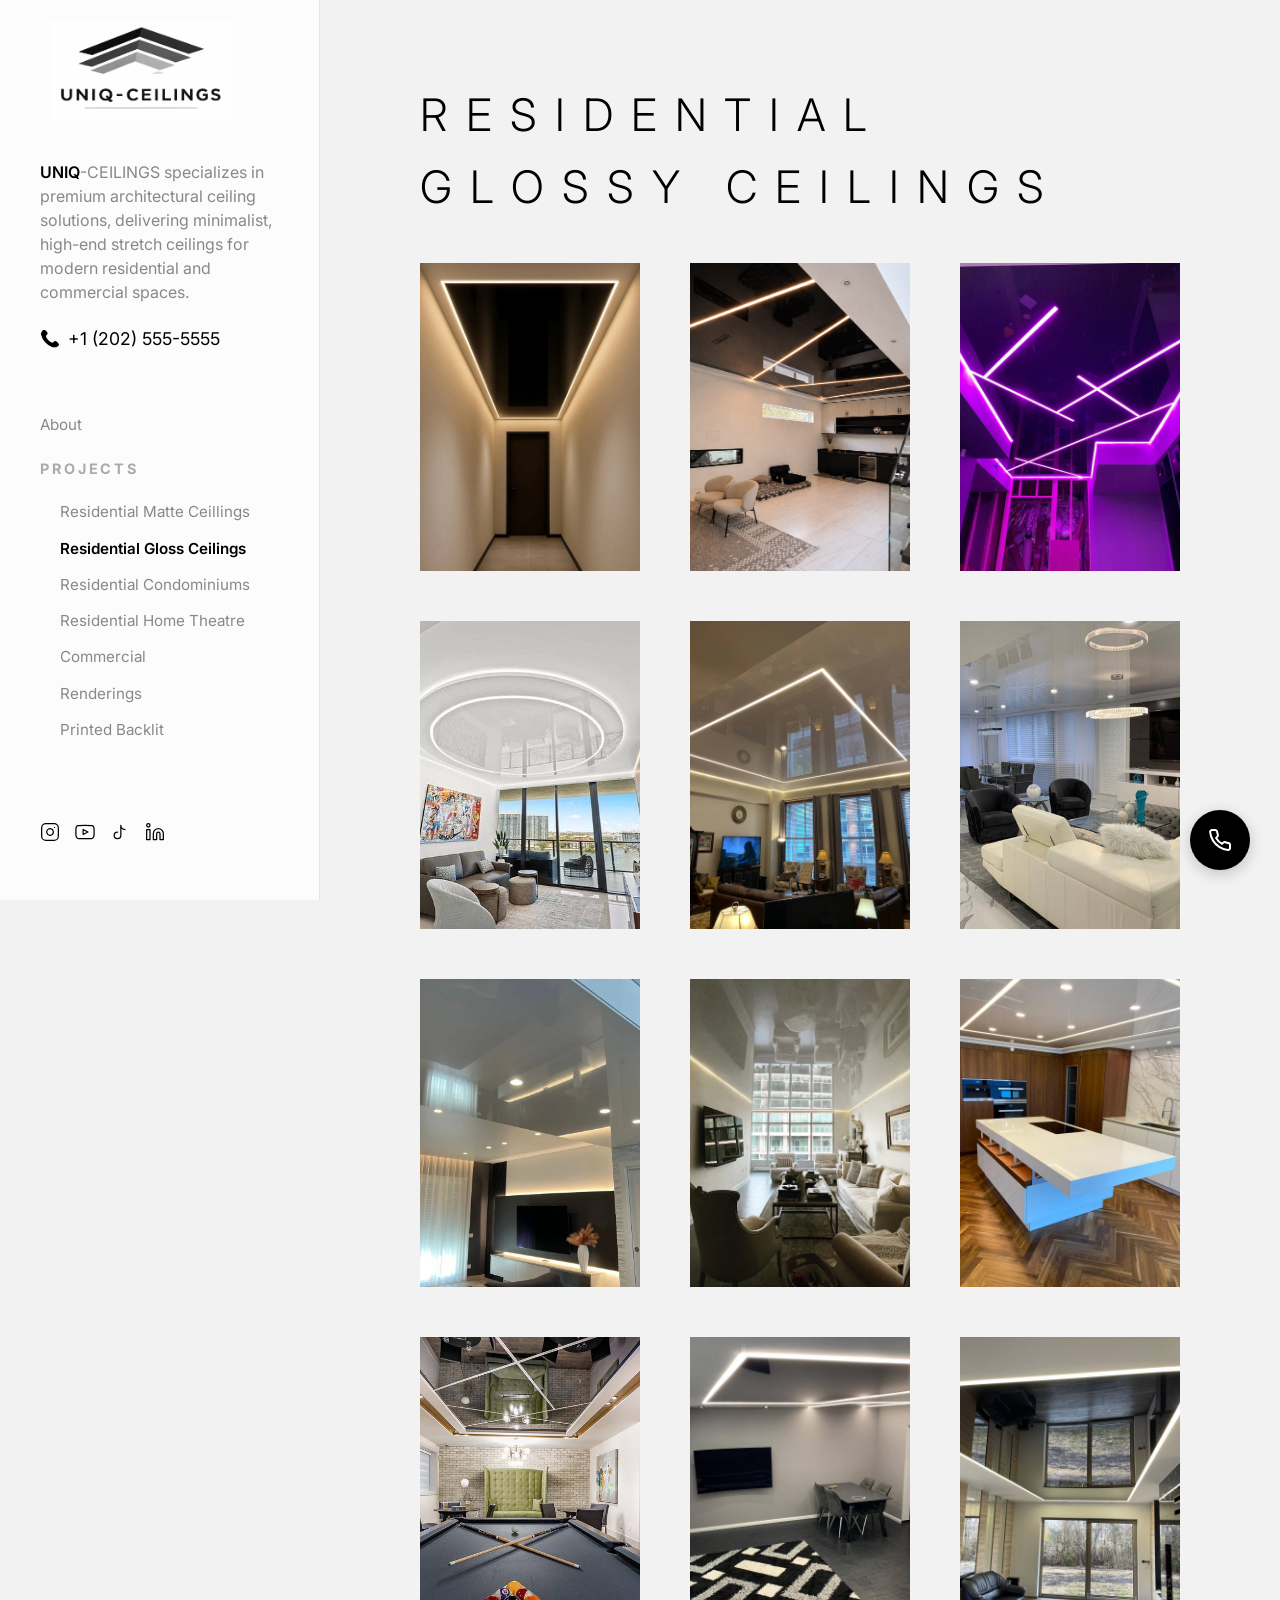
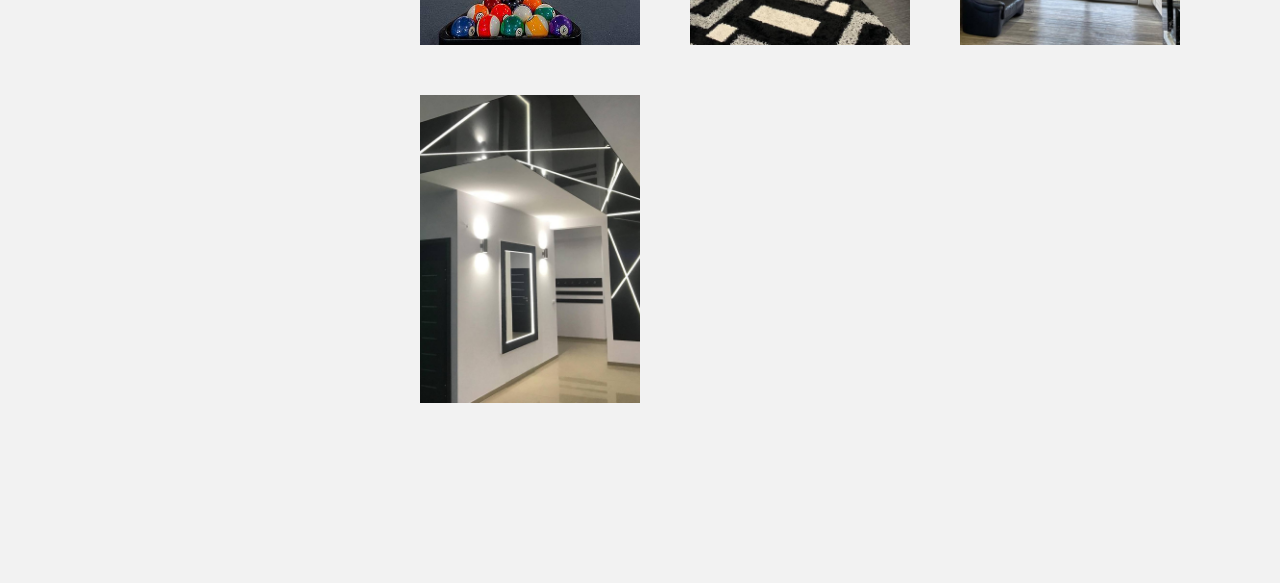
<file: res-glossy.html>
<!doctype html>
<html lang="en">
  <head>
    <meta charset="UTF-8" />
    <meta name="viewport" content="width=device-width, initial-scale=1.0" />
    <title>Residential Stretch Ceilings — South Florida | UNIQ-CEILINGS</title>
    <meta
      name="description"
      content="UNIQ-CEILINGS installs premium custom residential stretch ceilings across South Florida — Miami, Fort Lauderdale, Hollywood, Tampa, Orlando and surrounding cities. View our gallery of high-gloss, matte, printed and backlit ceiling installations."
    />
    <link rel="canonical" href="/index.html" />
    <meta name="robots" content="index, follow" />
    <meta name="geo.region" content="US-FL" />
    <meta name="geo.placename" content="South Florida" />
    <meta name="geo.position" content="27.6648;-81.5158" />
    <link rel="alternate" hreflang="en-US" href="/index.html" />
    <link rel="icon" type="image/png" href="images/logo.png" />
    <meta name="theme-color" content="#ffffff" />
    <!-- Open Graph / Facebook -->
    <meta
      property="og:title"
      content="Residential Stretch Ceilings — South Florida | UNIQ-CEILINGS"
    />
    <meta
      property="og:description"
      content="Custom residential stretch ceilings in Miami, Fort Lauderdale, Hollywood, Tampa, Orlando — view gallery and contact us for a free estimate."
    />
    <meta property="og:type" content="website" />
    <meta property="og:url" content="/index.html" />
    <meta property="og:site_name" content="UNIQ-CEILINGS" />
    <meta
      property="og:image"
      content="images/modern-residential-stretch-ceiling-led-living-room-miami-florida.png"
    />
    <!-- Twitter -->
    <meta name="twitter:card" content="summary_large_image" />
    <meta
      name="twitter:title"
      content="Residential Stretch Ceilings — South Florida | UNIQ-CEILINGS"
    />
    <meta
      name="twitter:description"
      content="Custom residential stretch ceilings in Miami, Fort Lauderdale, Hollywood, Tampa, Orlando — view gallery and contact us."
    />
    <meta
      name="twitter:image"
      content="images/modern-residential-stretch-ceiling-led-living-room-miami-florida.png"
    />
    <link rel="stylesheet" href="style.css" />
    <link rel="preconnect" href="https://fonts.googleapis.com" />
    <link rel="preconnect" href="https://fonts.gstatic.com" crossorigin />
    <link
      href="https://fonts.googleapis.com/css2?family=Inter:wght@300;400;600;700&display=swap"
      rel="stylesheet"
    />
    <link rel="preload" href="images/logo.png" as="image" fetchpriority="high" />
  </head>

  <body>
    <div class="page-wrapper">
      <aside class="sidebar">
        <button class="menu-toggle" aria-label="Toggle Menu">
          <span></span>
          <span></span>
          <span></span>
        </button>
        <div class="sidebar-content">
          <div class="top-section">
            <div class="logo"><img src="images/logo.png" alt="UNIQ-CEILINGS Logo" fetchpriority="high" decoding="async"></div>
            <p class="tagline">
              <span>UNIQ</span>-CEILINGS specializes in premium architectural ceiling
              solutions, delivering minimalist, high-end stretch ceilings for
              modern residential and commercial spaces.
            </p>
            <p class="phone">
  <a href="tel:+12025555555">
    <span class="phone-icon">📞</span>
    +1 (202) 555-5555
  </a>
  
</p>
          </div>

          <nav class="nav-menu">
            <ul class="primary-links">
              <li><a class="nav-link" href="/about.html">About</a></li>
            </ul>

            <div class="nav-section">
              <span class="section-label">PROJECTS</span>
              <ul class="sub-links">
                <li>
                  <a class="nav-link" href="/index.html">Residential Matte Ceillings</a>
                </li>
                <li>
                  <a class="nav-link active" href="/res-glossy.html">Residential Gloss Ceilings</a>
                </li>
                <li>
                  <a class="nav-link " href="/res-condo.html">Residential Condominiums</a>
                </li>
                <li>
                  <a class="nav-link " href="/home-theatre.html">Residential Home Theatre</a>
                </li>
                <li>
                  <a class="nav-link" href="/commercial.html">Commercial</a>
                </li>
                <li>
                  <a class="nav-link" href="/renderings.html">Renderings</a>
                </li>
                <li>
                  <a class="nav-link" href="/printed-backlit.html"
                    >Printed Backlit</a
                  >
                </li>
                
              </ul>
            </div>
          </nav>

          <div class="bottom-section">
            <div class="social-icons">
              <a href="https://instagram.com/uniqceilings" target="_blank" class="social-icon" aria-label="Instagram">
                <svg
                  width="20"
                  height="20"
                  viewBox="0 0 24 24"
                  fill="none"
                  stroke="currentColor"
                  stroke-width="1.5"
                  stroke-linecap="round"
                  stroke-linejoin="round"
                >
                  <rect x="2" y="2" width="20" height="20" rx="5" ry="5"></rect>
                  <path
                    d="M16 11.37A4 4 0 1 1 12.63 8 4 4 0 0 1 16 11.37z"
                  ></path>
                  <line x1="17.5" y1="6.5" x2="17.51" y2="6.5"></line>
                </svg>
              </a>
              <a href="https://www.youtube.com/@UniqCeilings" target="_blank" class="social-icon" aria-label="YouTube">
                <svg
                  width="20"
                  height="20"
                  viewBox="0 0 24 24"
                  fill="none"
                  stroke="currentColor"
                  stroke-width="1.5"
                  stroke-linecap="round"
                  stroke-linejoin="round"
                >
                  <path
                    d="M22.54 6.42a2.78 2.78 0 0 0-1.94-2C18.88 4 12 4 12 4s-6.88 0-8.6.42a2.78 2.78 0 0 0-1.94 2C1 8.14 1 12 1 12s0 3.86.42 5.58a2.78 2.78 0 0 0 1.94 2c1.72.42 8.6.42 8.6.42s6.88 0 8.6-.42a2.78 2.78 0 0 0 1.94-2C23 15.86 23 12 23 12s0-3.86-.42-5.58z"
                  ></path>
                  <polygon
                    points="9.75 15.02 15.5 12 9.75 8.98 9.75 15.02"
                  ></polygon>
                </svg>
              </a>
              <a href="#" class="social-icon" aria-label="TikTok">
                <svg
                  width="20"
                  height="20"
                  viewBox="0 0 24 24"
                  fill="none"
                  stroke="currentColor"
                  stroke-width="1.5"
                  stroke-linecap="round"
                  stroke-linejoin="round"
                >
                  <path d="M9 12a4 4 0 1 0 4 4V4a5 5 0 0 0 5 5"></path>
                </svg>
              </a>
              <a href="#" class="social-icon" aria-label="LinkedIn">
                <svg
                  width="20"
                  height="20"
                  viewBox="0 0 24 24"
                  fill="none"
                  stroke="currentColor"
                  stroke-width="1.5"
                  stroke-linecap="round"
                  stroke-linejoin="round"
                >
                  <path
                    d="M16 8a6 6 0 0 1 6 6v7h-4v-7a2 2 0 0 0-2-2 2 2 0 0 0-2 2v7h-4v-7a6 6 0 0 1 6-6z"
                  ></path>
                  <rect x="2" y="9" width="4" height="12"></rect>
                  <circle cx="4" cy="4" r="2"></circle>
                </svg>
              </a>
            </div>
          </div>
        </div>
      </aside>

      <main class="content-area">
        <section class="hero-section">
          <h1 class="hero-title">UNIQ-<span class="light-highlight">CEILINGS</span></h1>
            <p class="hero-tagline">
            <span class="highlight">UNIQ</span>-CEILINGS delivers premium stretch ceiling systems 
  tailored for Miami’s modern architecture—sleek, minimal, and designed 
  to transform residential and commercial interiors across South Florida. </p>
          <p class="phone">
            <a href="tel:+12025555555">
              <span class="phone-icon">📞</span>
              +1 (202) 555-5555
            </a>
          </p>
        </section>

        <header class="content-header">
          <h2 class="page-title">RESIDENTIAL GLOSSY CEILINGS</h2>
        </header>

        <div class="image-grid">
          <div class="grid-item" data-project="resg-4">
          <img
              src="images/black-gloss-stretch-ceiling-hallway-lighting-tampa-fl.jpg"
              alt="A narrow residential hallway in Tampa transformed with a high-gloss black stretch ceiling and a perimeter LED light frame to create a luxury deep-reflection effect."
            />
          </div>
       
          <div class="grid-item" data-project="resg-1">
            <img
              src="images/modern-residential-stretch-ceiling-led-living-room-Boca-Raton,Florida.png"
              alt="Modern residential stretch ceiling with integrated LED lighting in a luxury living room in Miami Florida
"
            />
          </div>
             <div class="grid-item" data-project="resg-3n">
              <img
              loading="lazy"
              decoding="async"
              src="images/gloss-stretch-ceiling-rgb-linear-led-commercial-design-miami-florida.jpg"
              alt="High‑gloss stretch ceiling with RGB linear LED lighting installed in a modern Miami commercial interior. Custom geometric lighting design ideal for lounges, studios, and high‑impact South Florida commercial spaces seeking a futuristic architectural ceiling solution."
            />
          </div>
        
           <div class="grid-item" data-project="resg-2">
            <img
              src="images/gloss-stretch-ceiling-circular-led-design-sunny-isles-beach-south-florida.jpg"
              alt="Gloss stretch ceiling with custom circular LED lighting installed in a luxury Sunny Isles Beach condominium living room. Modern high‑end residential ceiling design featuring reflective finishes, contemporary architecture, and premium South Florida interior styling."
              loading="lazy"
              decoding="async"
            />
          </div>
          <figure class="grid-item" data-project="resg-3">
        <img
              loading="lazy"
              decoding="async"
              src="images/high-gloss-stretch-ceiling-led-perimeter-lighting-boca-raton-south-florida.jpg"
              alt="High‑gloss stretch ceiling with modern LED perimeter lighting installed in a luxury Boca Raton living room. Reflective custom ceiling design enhances natural light and creates a high‑end, contemporary interior look for upscale South Florida residential spaces."
            />
          </figure>
         
       <div class="grid-item" data-project="resg-4n">
          <img
              src="images/gloss-stretch-ceiling-luxury-condo-living-dining-room-sunny-isles-beach-south-florida.jpg"
              alt="High‑gloss stretch ceiling with recessed LED lighting installed in a luxury Sunny Isles Beach condominium living and dining area. Elegant high‑rise South Florida interior featuring marble floors, modern furniture, and premium custom ceiling finishes."
            />
          </div>    
  
        
           <div class="grid-item" data-project="resg-9n">
              <img
              loading="lazy"
              decoding="async"
              src="images/gloss-stretch-ceiling-recessed-led-modern-living-room-fort-lauderdale-south-florida.webp"
              alt="High‑gloss stretch ceiling with recessed LED lighting and soft ambient wall illumination installed in a modern Fort Lauderdale living room. Luxury South Florida residential interior featuring contemporary finishes and custom architectural ceiling design."
            />
          </div>
        <div class="grid-item" data-project="resg-9">
              <img
              loading="lazy"
              decoding="async"
              src="images/gloss-stretch-ceiling-perimeter-led-luxury-condo-living-room-miami-beach-south-florida.jpg"
              alt="High‑gloss stretch ceiling with warm perimeter LED lighting installed in a luxury Miami Beach condominium living room. Reflective custom ceiling design enhancing double‑height windows, modern coastal décor, and premium South Florida high‑rise interior styling"
            />
          </div>
            <div class="grid-item" data-project="resg-5n">
              <img
              loading="lazy"
              decoding="async"
              src="images/gloss-stretch-ceiling-led-perimeter-lighting-modern-luxury-kitchen-boca-raton-south-florida.webp"
              alt="High‑gloss stretch ceiling with integrated LED perimeter lighting installed in a modern Boca Raton luxury kitchen. Contemporary South Florida interior featuring a marble waterfall island, warm wood cabinetry, and premium custom ceiling design."
            />
          </div>
            <div class="grid-item" data-project="resg-9nn">
              <img
              loading="lazy"
              decoding="async"
              src="images/gloss-stretch-ceiling-geometric-led-luxury-game-room-miami-florida-south-florida.jpg"
              alt="Luxury game room featuring a high‑gloss stretch ceiling with geometric LED lighting installed in a modern Miami home. Contemporary South Florida residential interior with premium finishes, custom shelving, and a high‑end entertainment space ceiling design."
            />
          </div>

          <div class="grid-item" data-project="resg-5">
              <img
              loading="lazy"
              decoding="async"
              src="images/modern-stretch-ceiling-integrated-led-lighting-miami-fl.jpg"
              alt="Custom black and grey stretch ceiling with recessed linear LED lighting strips in a modern Miami residential dining room."
            />
          </div>
          
            <div class="grid-item" data-project="resg-6">
              <img
              loading="lazy"
              decoding="async"
              src="images/high-gloss-mirrored-stretch-ceiling-miami-residential.jpg"
              alt="Luxury high-gloss black stretch ceiling with a mirror-finish effect and integrated linear LED lighting in a modern Florida home."
            />
          </div>
            <div class="grid-item" data-project="resg-7">
              <img
              loading="lazy"
              decoding="async"
              src="images/high-gloss-mirrored-stretch-ceiling-miami-residential-living-room.jpg"
              alt="Luxury high-gloss black stretch ceiling with a mirror-finish effect and integrated linear LED lighting in a modern South Florida home."
            />
          </div>
        
         
            
        </div>
      </main>
    </div>
    <script>
      document.querySelectorAll(".grid-item video").forEach((video) => {
        video.addEventListener("mouseenter", () => video.play());
        video.addEventListener("mouseleave", () => video.pause());
      });
    </script>

    <script type="application/ld+json">
      {
        "@context": "https://schema.org",
        "@type": "HomeAndConstructionBusiness",
        "name": "UNIQ-CEILINGS",
        "description": "Premium custom residential stretch ceilings in Miami, Fort Lauderdale, Tampa, and Orlando. We specialize in high-gloss, matte, and backlit ceiling solutions with free custom 3D renderings.",
        "url": "/index.html",
        "telephone": "+1 (202) 555-5555",
        "address": {
          "@type": "PostalAddress",
          "addressRegion": "FL",
          "addressCountry": "US"
        },
        "image": "images/modern-residential-stretch-ceiling-led-living-room-miami-florida.png",
        "sameAs": [
          "https://instagram.com/uniqceilings",
          "https://www.youtube.com/uniqceilings",
          "https://twitter.com/uniqceilings",
          "https://www.facebook.com/uniqceilings"
        ],
        "areaServed": [
          "Miami",
          "Fort Lauderdale",
          "Hollywood",
          "Tampa",
          "Orlando",
          "South Florida"
        ],
        "service": [
          {
            "@type": "Service",
            "name": "Residential Stretch Ceilings",
            "description": "Custom stretch ceiling installations for modern homes, including integrated LED lighting and high-end finishes."
          },
          {
            "@type": "Service",
            "name": "3D Ceiling Rendering",
            "description": "Free custom 3D renderings to help visualize stretch ceiling projects."
          }
        ]
      }
    </script>

    <script src="app.js"></script>

    <!-- Floating Call CTA -->
    <a href="tel:+12025555555" class="floating-cta">
      <span class="cta-label">Call us</span>
      <div class="cta-button">
        <svg
          viewBox="0 0 24 24"
          fill="none"
          stroke="currentColor"
          stroke-width="2"
          stroke-linecap="round"
          stroke-linejoin="round"
        >
          <path
            d="M22 16.92v3a2 2 0 0 1-2.18 2 19.79 19.79 0 0 1-8.63-3.07 19.5 19.5 0 0 1-6-6 19.79 19.79 0 0 1-3.07-8.67A2 2 0 0 1 4.11 2h3a2 2 0 0 1 2 1.72 12.84 12.84 0 0 0 .7 2.81 2 2 0 0 1-.45 2.11L8.09 9.91a16 16 0 0 0 6 6l1.27-1.27a2 2 0 0 1 2.11-.45 12.84 12.84 0 0 0 2.81.7A2 2 0 0 1 22 16.92z"
          ></path>
        </svg>
      </div>
    </a>
  </body>
</html>
</file>
<file: style.css>
/* Base Styles */
* {
  margin: 0;
  padding: 0;
  box-sizing: border-box;
}

body {
  font-family:
    "Inter",
    -apple-system,
    BlinkMacSystemFont,
    "Segoe UI",
    Roboto,
    sans-serif;
  background-color: #f2f2f2;
  color: #333;
  line-height: 1.6;
  overflow-x: hidden;
  -webkit-font-smoothing: antialiased;
}

a {
  transition: all 0.3s ease;
  text-decoration: none;
  color: inherit;
}

/* Layout Wrapper */
.page-wrapper {
  display: flex;
  min-height: 100vh;
}

/* Sidebar Styling */
.sidebar {
  width: 320px;
  background-color: #fcfcfc;
  position: fixed;
  height: 100vh;
  border-right: 1px solid #e5e5e5;
  z-index: 1000;
  overflow-y: auto;
  scrollbar-width: thin;
  transition: transform 0.4s cubic-bezier(0.4, 0, 0.2, 1);
}

.sidebar-content {
  padding: 10px 40px 60px 40px;
  display: flex;
  flex-direction: column;
  height: 100%;
}

.top-section {
  margin-bottom: 60px;
}

.logo {
  font-size: 1.5rem;
  font-weight: 700;
  letter-spacing: 0.21em;
  margin-bottom: 40px;
  color: #807777;
  text-transform: uppercase;
}

.logo img {
  height: 100px; /* Increased for better visibility */
  width: auto;
  display: block;
  object-fit: contain;
  margin: 10px;
}
.light-highlight{
  color: #7b6464;
}
.highlight {
  color: #000;
}

.tagline {
  font-size: 1rem;
  color: #888;
  margin-bottom: 20px;
  line-height: 1.5;
  max-width: 240px;
}
.tagline span{
  font-weight: 600;
  color: #000 !important;
}


.phone {
  font-size: 1.1rem;
  font-weight: 400;
  color: #333;
}
.phone a {
  text-decoration: none;
  color: black;
  display: inline-flex;
  align-items: center;
  gap: 8px; /* space between icon and number */
}

.phone-icon {
  font-size: 16px;
  filter: grayscale(100%) brightness(0); /* makes emoji black */
}

/* Menu Toggle Button */
.menu-toggle {
  display: none;
  background: none;
  border: none;
  cursor: pointer;
  padding: 10px;
  z-index: 1100;
  flex-direction: column;
  gap: 6px;
  position: absolute;
  top: 35px;
  right: 20px;
}

.menu-toggle span {
  display: block;
  width: 25px;
  height: 2px;
  background-color: #000;
  transition: all 0.3s ease;
}

.sidebar.active .menu-toggle span:nth-child(1) {
  transform: translateY(8px) rotate(45deg);
}

.sidebar.active .menu-toggle span:nth-child(2) {
  opacity: 0;
}

.sidebar.active .menu-toggle span:nth-child(3) {
  transform: translateY(-8px) rotate(-45deg);
}

.nav-menu {
  flex-grow: 1;
}

.primary-links {
  list-style: none;
  margin-bottom: 20px;
}

.nav-section {
  margin-bottom: 40px;
}

.section-label {
  display: block;
  font-size: 0.9rem;
  font-weight: 700;
  letter-spacing: 0.2em;
  color: #aaa;
  margin-bottom: 20px;
  text-transform: uppercase;
}

.sub-links {
  list-style: none;
  padding-left: 0;
}

.nav-link {
  font-size: 0.95rem;
  display: block;
  margin-bottom: 12px;
  font-weight: 400;
  color: #888;
}

.nav-link:hover {
  color: #000;
}

.nav-link.active {
  color: #000;
  font-weight: 600;
}

.sub-links .nav-link {
  padding-left: 20px;
}

.bottom-section {
  margin-top: auto;
  padding-top: 40px;
}

.social-icons {
  display: flex;
  gap: 15px;
  flex-wrap: wrap;
}

.social-icon {
  color: #000;
  /* Strong black as requested */
  display: flex;
  align-items: center;
  justify-content: center;
  transition: opacity 0.3s ease;
  margin-bottom: 20px;
}

.social-icon:hover {
  opacity: 0.6;
}

/* Main Content Area */
.content-area {
  margin-left: 320px;
  flex-grow: 1;
  padding: 80px 100px;
  max-width: 1600px;
}

.content-header {
  margin-bottom: 40px;
}

/* Hero Section */
.hero-section {
  display: none; /* Hidden on desktop */
  margin-bottom: 120px;
  max-width: 900px;
  opacity: 0;
  transform: translateY(20px);
  animation: hero-fade-in 1s ease forwards 0.2s;
}

@keyframes hero-fade-in {
  to {
    opacity: 1;
    transform: translateY(0);
  }
}

.hero-title {
  font-size: 4rem;
  font-weight: 700;
  letter-spacing: 0.15em;
  margin-bottom: 20px;
  line-height: 1.1;
  color: #000;
  text-transform: uppercase;
}

.hero-tagline {
  font-size: 1.25rem;
  color: #666;
  line-height: 1.6;
  max-width: 700px;
  font-weight: 300;
  margin-bottom: 20px;
}

.page-title {
  font-size: 2.8rem;
  font-weight: 300;
  letter-spacing: 0.4em;
  color: #000;
  text-transform: uppercase;
}

/* Image Grid */
.image-grid {
  display: grid;
  grid-template-columns: repeat(3, 1fr);
  gap: 50px;
  margin-bottom: 100px;
}

.grid-item {
  width: 100%;
  aspect-ratio: 5 / 7;
  background-color: #e5e5e5;
  overflow: hidden;
  cursor: pointer;
  transition: background-color 0.3s ease;
}

.grid-item:hover {
  background-color: #dadada;
}

.grid-item img {
  width: 100%;
  height: 100%;
  object-fit: cover;
  display: block;
  transition:
    transform 0.6s ease,
    filter 0.6s ease;
}
.grid-item img:hover {
  transform: scale(1.02);
  filter: brightness(1.1);
}

.grid-item video {
  width: 100%;
  height: 100%;
  object-fit: cover;
  display: block;
  transition:
    transform 0.6s ease,
    filter 0.6s ease;
}

.grid-item video:hover {
  transform: scale(1.02);
  filter: brightness(1.1);
}

/* Lightbox/Gallery Mode */
.lightbox {
  display: none;
  position: fixed;
  top: 0;
  left: 0;
  width: 100%;
  height: 100%;
  background-color: rgba(255, 255, 255, 0.98);
  z-index: 2000;
  flex-direction: column;
  padding: 40px;
}

.lightbox.active {
  display: flex;
}

.lightbox-close {
  position: absolute;
  top: 40px;
  right: 40px;
  font-size: 2rem;
  width: 50px;
  height: 50px;
  display: flex;
  align-items: center;
  justify-content: center;
  cursor: pointer;
  color: #000;
  border: 1px solid transparent;
  transition: all 0.3s ease;
  line-height: 1;
  z-index: 2001;
}

.lightbox-close:hover {
  border-color: #000;
  transform: rotate(90deg);
}

.lightbox-content {
  display: flex;
  flex-direction: column;
  gap: 30px;
  overflow-y: auto;
  width: 100%;
  max-width: 1000px;
  margin: 0 auto;
  padding-bottom: 60px;
  align-items: center;
}

.lightbox-gallery {
  display: grid;
  grid-template-columns: repeat(3, 1fr);
  gap: 20px;
  width: 100%;
}

.lightbox-info {
  width: 100%;
  
  padding: 40px 0;
  border-top: 1px solid #eee;
  margin-top: 5px;
  text-align: center;
  color: black;
}

.lightbox-title {
  font-size: 1.8rem;
  font-weight: 700;
  margin-bottom: 20px;
  color: #7b6464;
  letter-spacing: 0.2em;
  text-transform: uppercase;
  display: inline-block;
  border-bottom: 1px solid #7b6464;
  padding-bottom: 12px;
}

.lightbox-badges {
  display: flex;
  justify-content: center;
  gap: 30px;
  margin-bottom: 30px;
  padding: 10px 0;
  border-bottom: 1px solid #eee;
  width: 100%;
}

.badge-item {
  display: flex;
  align-items: center;
  gap: 10px;
  color: #000;
  font-size: 0.85rem;
  font-weight: 700;
  letter-spacing: 0.1em;
  text-transform: uppercase;
}

.badge-icon {
  display: flex;
  align-items: center;
  color: #666;
}

.lightbox-description {
  font-size: 0.95rem;
  color: #666;
  line-height: 1.8;
  max-width: 750px;
  margin: 0 auto;
  font-weight: 300;
  margin-bottom: 40px;
}

.lightbox-features {
  text-align: center;
  margin-bottom: 50px;
  padding: 40px;
  background-color: #f9f9f9;
  border-radius: 8px;
  width: 100%;
  max-width: 900px;
  margin-left: auto;
  margin-right: auto;
  border: 1px solid #eee;
}

.lightbox-features h4 {
  font-size: 1.2rem;
  font-weight: 700;
  margin-bottom: 30px;
  text-transform: uppercase;
  letter-spacing: 0.15em;
  color: #000;
  border-bottom: 1px solid #ddd;
  display: inline-block;
  padding-bottom: 10px;
}

.features-list {
  list-style: none;
  padding: 0;
  display: grid;
  grid-template-columns: repeat(2, 1fr);
  gap: 24px 40px;
  text-align: left;
}

.features-list li {
  font-size: 0.95rem;
  color: #444;
  font-weight: 400;
  display: flex;
  align-items: center;
  gap: 15px;
  line-height: 1.4;
}

.features-list li svg {
  flex-shrink: 0;
  color: #7b6464;
}

.features-list li span {
  flex-grow: 1;
}

@media (max-width: 768px) {
  .features-list {
    grid-template-columns: 1fr;
    gap: 15px;
  }
  
  .lightbox-features {
    padding: 30px 20px;
  }
}

.lightbox-footer {
  border-top: 1px solid #eee;
  padding-top: 40px;
  margin-top: 20px;
}

.lightbox-footer .social-icons {
  justify-content: center;
  margin-bottom: 0;
}

.lightbox-item {
  width: 100%;
  aspect-ratio: 5 / 7;
  background-color: #eee;
}

.lightbox-item img {
  width: 100%;
  height: 100%;
  object-fit: cover;
  display: block;
}

/* Only constrain videos for the 9th residential lightbox item */
.lightbox-item.constrained-video video {
  max-width: 100%;
  max-height: 200%;
  width: 100%;
  height: 100%;
  object-fit: fill;
  display: block;
  background: #00000000;
}

/* Responsive Behavior */
@media (max-width: 1100px) {
  .content-area {
    padding: 60px 40px;
  }

  .image-grid {
    grid-template-columns: repeat(2, 1fr);
    gap: 30px;
  }
}

@media (max-width: 900px) {
  .page-wrapper {
    flex-direction: column;
  }

  .sidebar {
    position: fixed;
    top: 0;
    left: 0;
    width: 100%;
    height: 80px;
    border-right: none;
    border-bottom: 1px solid #e5e5e5;
    background-color: #fcfcfc;
    overflow: hidden;
    display: flex;
    flex-direction: column;
    z-index: 1000;
  }

  .sidebar-content {
    padding: 0;
    display: flex;
    flex-direction: column;
    width: 100%;
  }

  .top-section {
    height: 80px;
    padding: 0 30px;
    margin-bottom: 0;
    display: flex;
    align-items: center;
    width: 100%;
  }

  .logo {
    margin-bottom: 0;
  }

  .logo img {
    height: 40px; /* Smaller for mobile sticky header */
    width: auto;
  }

  .tagline,
  .sidebar .phone {
    display: none;
  }

  .nav-menu {
    display: none;
    flex-direction: column;
    gap: 20px;
    width: 100%;
    padding: 40px 30px;
    background-color: #fcfcfc;
    border-top: 1px solid #e5e5e5;
  }

  .bottom-section {
    display: none;
    padding: 20px 30px 40px;
    margin-top: 0;
    background-color: #fcfcfc;
  }

  .sidebar.active {
    height: 100vh;
    overflow-y: auto;
  }

  .sidebar.active .nav-menu,
  .sidebar.active .bottom-section {
    display: flex;
  }
  
  .sidebar.active .top-section {
      flex-direction: column;
      align-items: flex-start;
      height: auto;
      padding-top: 80px; /* offset for logo staying in place */
      position: relative;
  }
  
  .sidebar.active .logo {
      position: absolute;
      top: 25px;
      left: 30px;
  }

  .menu-toggle {
    display: flex;
    top: 20px;
    right: 30px;
  }

  .content-area {
    margin-left: 0;
    padding-top: 140px; /* offset for sticky header */
  }

  .hero-section {
    display: block; /* Show on mobile */
  }

  .lightbox {
    padding: 40px 20px;
  }

  .lightbox-content {
    gap: 20px;
  }

  .lightbox-gallery {
    grid-template-columns: repeat(2, 1fr);
    gap: 15px;
  }
}

@media (max-width: 600px) {
  .nav-menu {
    flex-direction: column;
    gap: 30px;
  }

  .hero-section {
    margin-bottom: 60px;
  }

  .hero-logo {
    margin-bottom: 20px;
    justify-content: flex-start;
  }

  .hero-title {
    font-size: 1.6rem;
    margin-bottom: 20px;
    font-weight: 700;
  }

  .hero-tagline {
    font-size: 1rem;
  }

  .page-title {
    font-size: 1.8rem;
    letter-spacing: 0.2em;
  }

  .image-grid {
    grid-template-columns: 1fr;
  }

  .content-area {
    padding: 120px 20px 40px 20px; /* Preserve top offset for sticky header */
  }

  .lightbox-gallery {
    grid-template-columns: 1fr;
  }

  .lightbox-title {
    font-size: 1.2rem;
  }

  .lightbox-description {
    font-size: 0.9rem;
  }
}

/* Floating Call CTA */
.floating-cta {
  position: fixed;
  right: 30px;
  bottom: 30px;
  z-index: 999;
  display: flex;
  flex-direction: column;
  align-items: center;
}

.cta-button {
  width: 60px;
  height: 60px;
  background-color: #000;
  border-radius: 50%;
  display: flex;
  align-items: center;
  justify-content: center;
  box-shadow: 0 4px 15px rgba(0, 0, 0, 0.2);
  transition: all 0.3s cubic-bezier(0.4, 0, 0.2, 1);
  color: #fff;
  cursor: pointer;
  position: relative;
}

.cta-button svg {
  width: 24px;
  height: 24px;
  stroke-width: 2;
}

.cta-label {
  position: absolute;
  bottom: 75px;
  background-color: #000;
  color: #fff;
  padding: 8px 16px;
  border-radius: 20px;
  font-size: 0.85rem;
  font-weight: 600;
  white-space: nowrap;
  opacity: 0;
  transform: translateY(10px);
  transition: all 0.3s ease;
  pointer-events: none;
  letter-spacing: 0.05em;
  text-transform: uppercase;
  box-shadow: 0 4px 10px rgba(0, 0, 0, 0.1);
}

/* Hover Effects */
.floating-cta:hover .cta-button {
  transform: scale(1.1);
  background-color: #222;
  box-shadow: 0 8px 25px rgba(0, 0, 0, 0.3);
}

.floating-cta:hover .cta-label {
  opacity: 1;
  transform: translateY(0);
}

/* Mobile Tweaks */
@media (max-width: 768px) {
  .floating-cta {
    right: 20px;
    bottom: 20px;
  }
  
  .cta-button {
    width: 55px;
    height: 55px;
  }
}
</file>
